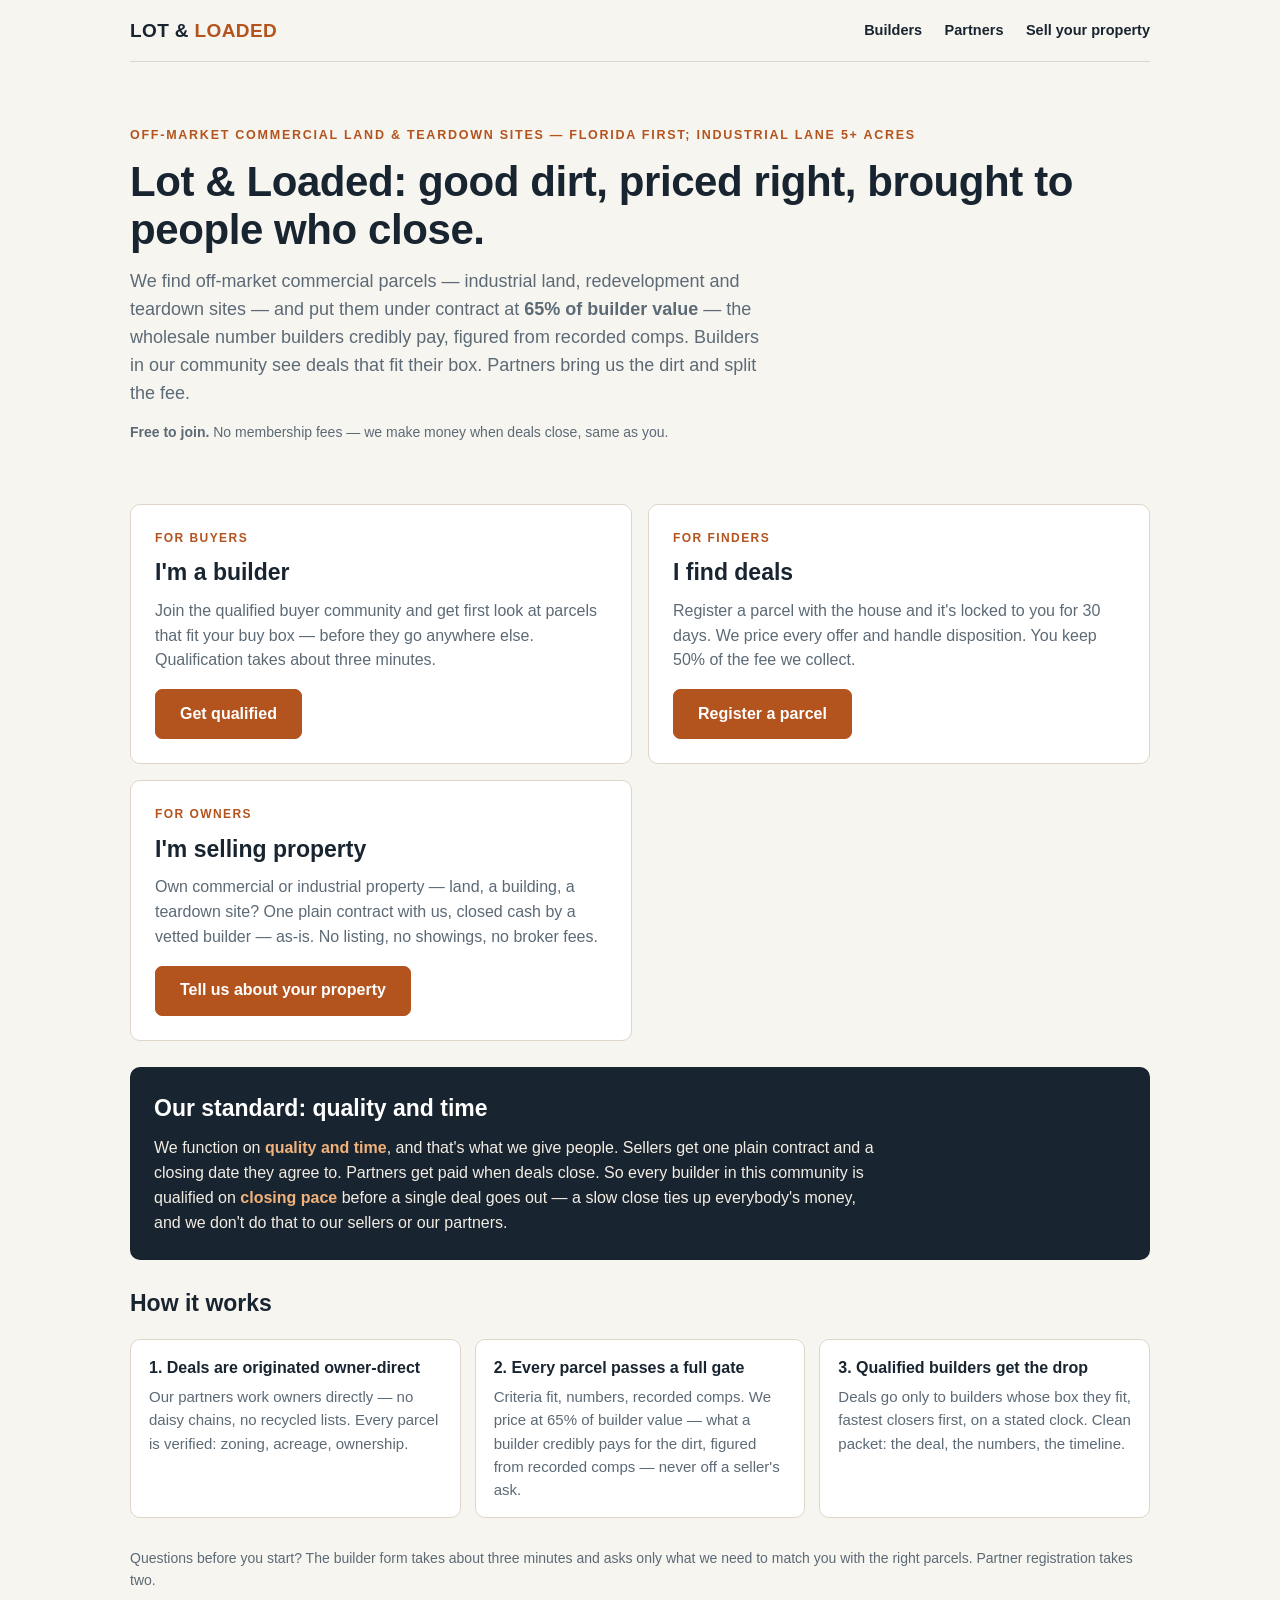
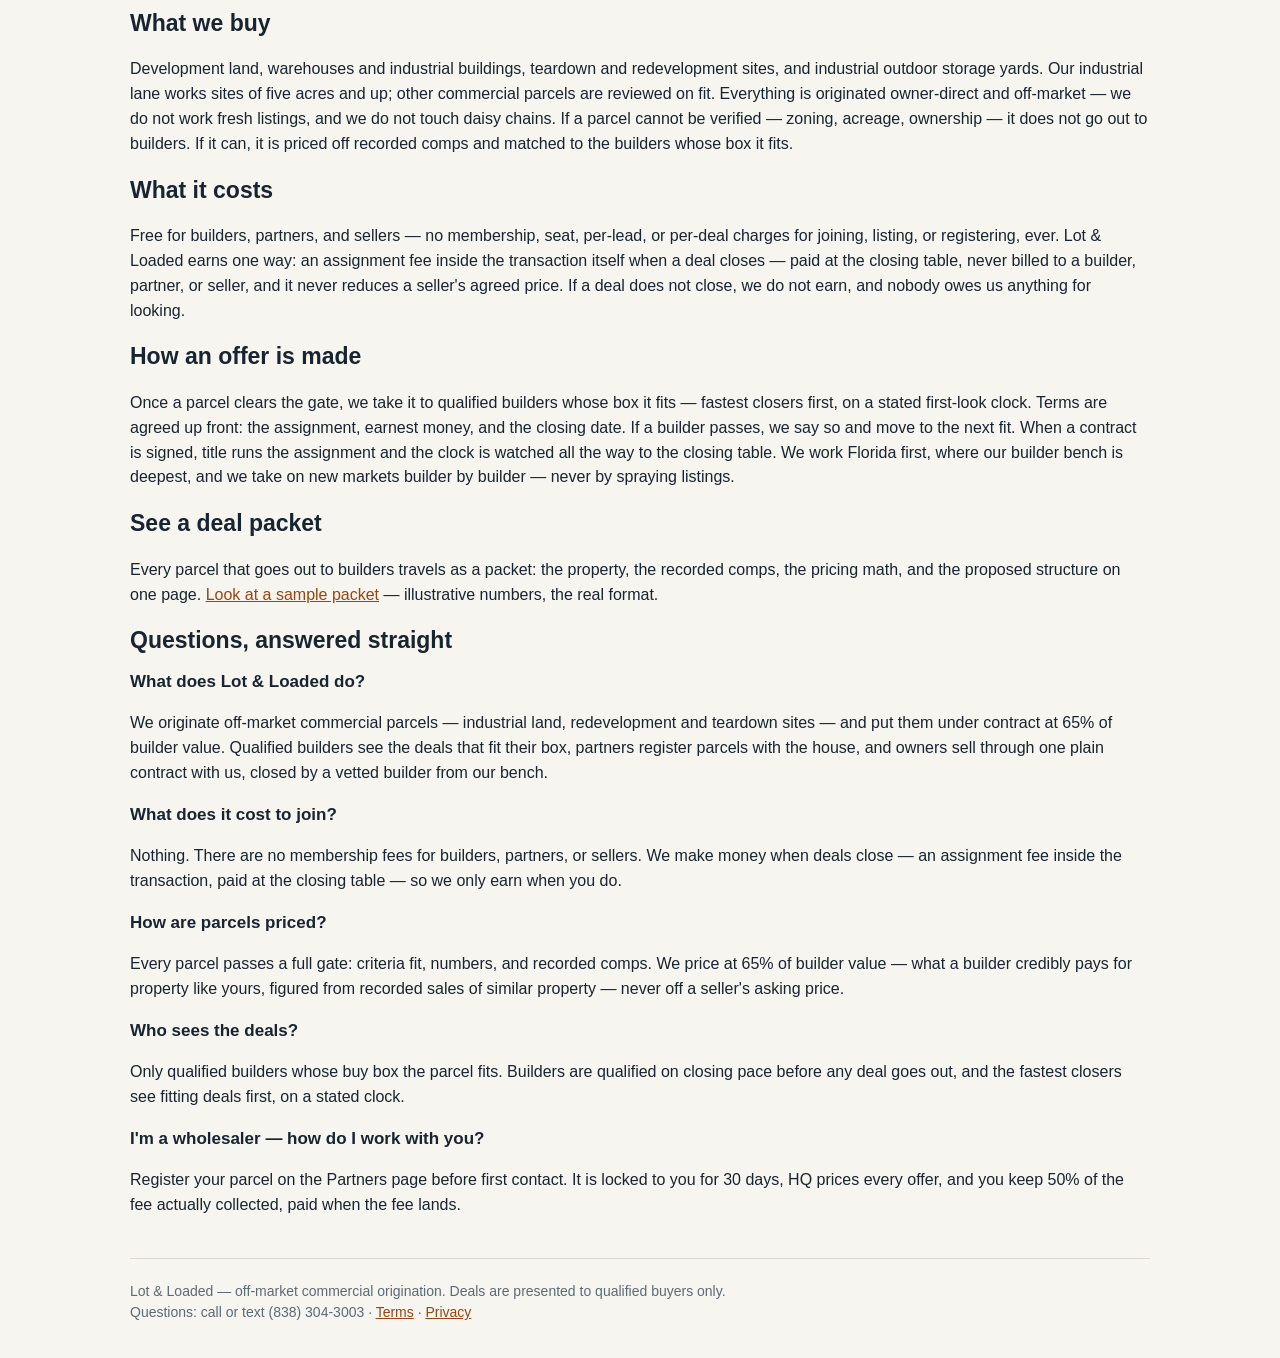
<file: index.html>
<!DOCTYPE html>
<html lang="en">
<head>
  <meta name="google-site-verification" content="pdjUpyKuuuBT5SAJLWvXpVBI_bk1Se7kuRHpkeEo7Yc">
  <!-- Google Analytics 4 -->
  <script async src="https://www.googletagmanager.com/gtag/js?id=G-CCQ5WB2R1Y"></script>
  <script>
    window.dataLayer = window.dataLayer || [];
    function gtag(){dataLayer.push(arguments);}
    gtag('js', new Date());
    gtag('config', 'G-CCQ5WB2R1Y');
  </script>
<meta charset="UTF-8">
<meta name="viewport" content="width=device-width, initial-scale=1">
<title>Lot & Loaded — Off-Market Commercial Land, Priced Right</title>
<meta name="description" content="Off-market commercial parcels priced off recorded comps. Builders qualified on closing pace. Free for builders, partners, and sellers.">
<link rel="stylesheet" href="assets/style.css">
<link rel="canonical" href="https://santi856.github.io/lot-and-loaded/">
<meta property="og:type" content="website">
<meta property="og:site_name" content="Lot &amp; Loaded">
<meta property="og:title" content="Lot & Loaded — Off-Market Commercial Land, Priced Right">
<meta property="og:description" content="Off-market commercial parcels priced off recorded comps. Builders qualified on closing pace. Free for builders, partners, and sellers.">
<meta property="og:url" content="https://santi856.github.io/lot-and-loaded/">
<meta property="og:image" content="https://santi856.github.io/lot-and-loaded/assets/og.png">
<meta name="twitter:card" content="summary_large_image">
<meta name="twitter:title" content="Lot & Loaded — Off-Market Commercial Land, Priced Right">
<meta name="twitter:description" content="Off-market commercial parcels priced off recorded comps. Builders qualified on closing pace. Free for builders, partners, and sellers.">
<meta name="twitter:image" content="https://santi856.github.io/lot-and-loaded/assets/og.png">
<script type="application/ld+json">
{
  "@context": "https://schema.org",
  "@type": "Organization",
  "name": "Lot & Loaded",
  "url": "https://santi856.github.io/lot-and-loaded/",
  "logo": "https://santi856.github.io/lot-and-loaded/assets/logo.svg",
  "description": "Lot & Loaded originates off-market commercial parcels — industrial land, redevelopment and teardown sites — and puts them under contract at 65% of builder value. Builders are qualified on closing pace and see deals that fit their buy box. Partners register parcels with us, locked for 30 days, and keep 50% of the collected fee. Free to join; Lot & Loaded earns an assignment fee only when a transaction closes.",
  "contactPoint": {
    "@type": "ContactPoint",
    "contactType": "sales",
    "telephone": "+1-838-304-3003"
  }
}
</script>
<script type="application/ld+json">
{
  "@context": "https://schema.org",
  "@type": "FAQPage",
  "mainEntity": [
    {
      "@type": "Question",
      "name": "What does Lot & Loaded do?",
      "acceptedAnswer": {
        "@type": "Answer",
        "text": "We originate off-market commercial parcels — industrial land, redevelopment and teardown sites — and put them under contract at 65% of builder value. Qualified builders see the deals that fit their box, partners register parcels with the house, and owners sell through one plain contract with us, closed by a vetted builder from our bench."
      }
    },
    {
      "@type": "Question",
      "name": "What does it cost to join?",
      "acceptedAnswer": {
        "@type": "Answer",
        "text": "Nothing. There are no membership fees for builders, partners, or sellers. We make money when deals close — an assignment fee inside the transaction, paid at the closing table — so we only earn when you do."
      }
    },
    {
      "@type": "Question",
      "name": "How are parcels priced?",
      "acceptedAnswer": {
        "@type": "Answer",
        "text": "Every parcel passes a full gate: criteria fit, numbers, and recorded comps. We price at 65% of builder value — what a builder credibly pays for property like yours, figured from recorded sales of similar property — never off a seller's asking price."
      }
    },
    {
      "@type": "Question",
      "name": "Who sees the deals?",
      "acceptedAnswer": {
        "@type": "Answer",
        "text": "Only qualified builders whose buy box the parcel fits. Builders are qualified on closing pace before any deal goes out, and the fastest closers see fitting deals first, on a stated clock."
      }
    },
    {
      "@type": "Question",
      "name": "I'm a wholesaler — how do I work with you?",
      "acceptedAnswer": {
        "@type": "Answer",
        "text": "Register your parcel on the Partners page before first contact. It is locked to you for 30 days, HQ prices every offer, and you keep 50% of the fee actually collected, paid when the fee lands."
      }
    }
  ]
}
</script>
<script type="application/ld+json">
{
  "@context": "https://schema.org",
  "@type": "Offer",
  "name": "Lot & Loaded — free to join",
  "price": "0",
  "priceCurrency": "USD",
  "description": "Free for builders, partners, and sellers. No membership, seat, or per-lead charges for anyone. Lot & Loaded earns an assignment fee inside the transaction when a deal closes — never billed to builders, partners, or sellers, and it never reduces a seller's agreed price.",
  "itemOffered": {
    "@type": "Service",
    "name": "Off-market commercial land origination",
    "provider": {
      "@type": "Organization",
      "name": "Lot & Loaded",
      "url": "https://santi856.github.io/lot-and-loaded/"
    },
    "areaServed": "US"
  }
}
</script>

</head>
<body>
<div class="wrap">
  <header class="site-head">
    <a class="brand" href="index.html">LOT &amp; <span>LOADED</span></a>
    <nav>
      <a href="builders.html">Builders</a>
      <a href="partners.html">Partners</a>
      <a href="sell.html">Sell your property</a>
    </nav>
  </header>

  <section class="hero">
    <p class="eyebrow">Off-market commercial land &amp; teardown sites — Florida first; industrial lane 5+ acres</p>
    <h1>Lot &amp; Loaded: good dirt, priced right, brought to people who close.</h1>
    <p class="lede">We find off-market commercial parcels — industrial land, redevelopment
    and teardown sites — and put them under contract at <strong>65% of builder value</strong> — the wholesale number builders credibly pay, figured from recorded comps.
    Builders in our community see deals that fit their box. Partners bring us the dirt and split the fee.</p>
    <p class="small"><strong>Free to join.</strong> No membership fees — we make money when deals close, same as you.</p>
  </section>

  <div class="doors">
    <a class="door" href="builders.html">
      <div class="door-tag">For buyers</div>
      <h2>I'm a builder</h2>
      <p>Join the qualified buyer community and get first look at parcels that fit your
      buy box — before they go anywhere else. Qualification takes about three minutes.</p>
      <span class="btn">Get qualified</span>
    </a>
    <a class="door" href="partners.html">
      <div class="door-tag">For finders</div>
      <h2>I find deals</h2>
      <p>Register a parcel with the house and it's locked to you for 30 days.
      We price every offer and handle disposition. You keep 50% of the fee we collect.</p>
      <span class="btn">Register a parcel</span>
    </a>
    <a class="door" href="sell.html">
      <div class="door-tag">For owners</div>
      <h2>I'm selling property</h2>
      <p>Own commercial or industrial property — land, a building, a teardown
      site? One plain contract with us, closed cash by a vetted builder — as-is. No listing,
      no showings, no broker fees.</p>
      <span class="btn">Tell us about your property</span>
    </a>
  </div>

  <section class="standard">
    <h2>Our standard: quality and time</h2>
    <p>We function on <strong>quality and time</strong>, and that's what we give people.
    Sellers get one plain contract and a closing date they agree to. Partners get paid when deals close. So every builder
    in this community is qualified on <strong>closing pace</strong> before a single deal goes
    out — a slow close ties up everybody's money, and we don't do that to our sellers or our partners.</p>
  </section>

  <h2>How it works</h2>
  <ol class="steps">
    <li><b>1. Deals are originated owner-direct</b>
      <p>Our partners work owners directly — no daisy chains, no recycled lists. Every parcel is verified: zoning, acreage, ownership.</p></li>
    <li><b>2. Every parcel passes a full gate</b>
      <p>Criteria fit, numbers, recorded comps. We price at 65% of builder value — what a builder credibly pays for the dirt, figured from recorded comps — never off a seller's ask.</p></li>
    <li><b>3. Qualified builders get the drop</b>
      <p>Deals go only to builders whose box they fit, fastest closers first, on a stated clock. Clean packet: the deal, the numbers, the timeline.</p></li>
  </ol>

  <p class="small">Questions before you start? The builder form takes about three minutes and
  asks only what we need to match you with the right parcels. Partner registration takes two.</p>


  <section>
    <h2>What we buy</h2>
    <p>Development land, warehouses and industrial buildings, teardown and redevelopment
    sites, and industrial outdoor storage yards. Our industrial lane works sites of five
    acres and up; other commercial parcels are reviewed on fit. Everything is originated
    owner-direct and off-market — we do not work fresh listings, and we do not touch
    daisy chains. If a parcel cannot be verified — zoning, acreage, ownership — it
    does not go out to builders. If it can, it is priced off recorded comps and matched
    to the builders whose box it fits.</p>
  </section>

  <section>
    <h2>What it costs</h2>
    <p>Free for builders, partners, and sellers — no membership, seat, per-lead, or
    per-deal charges for joining, listing, or registering, ever. Lot & Loaded earns one way: an assignment fee inside the transaction itself
    when a deal closes — paid at the closing table, never billed to a builder, partner, or seller, and it never reduces a seller's agreed price. If a deal does not close, we do not earn, and nobody owes us
    anything for looking.</p>
  </section>


  <section>
    <h2>How an offer is made</h2>
    <p>Once a parcel clears the gate, we take it to qualified builders whose box it fits
    — fastest closers first, on a stated first-look clock. Terms are agreed up front:
    the assignment, earnest money, and the closing date. If a builder passes, we say so
    and move to the next fit. When a contract is signed, title runs the assignment and
    the clock is watched all the way to the closing table. We work Florida first, where
    our builder bench is deepest, and we take on new markets builder by builder —
    never by spraying listings.</p>
  </section>

  <section>
    <h2>See a deal packet</h2>
    <p>Every parcel that goes out to builders travels as a packet: the property, the recorded comps, the pricing math, and the proposed structure on one page. <a href="sample-deal.html">Look at a sample packet</a> — illustrative numbers, the real format.</p>
  </section>

  <section class="faq">
    <h2>Questions, answered straight</h2>
    <h3>What does Lot & Loaded do?</h3>
    <p>We originate off-market commercial parcels — industrial land, redevelopment and teardown sites — and put them under contract at 65% of builder value. Qualified builders see the deals that fit their box, partners register parcels with the house, and owners sell through one plain contract with us, closed by a vetted builder from our bench.</p>
    <h3>What does it cost to join?</h3>
    <p>Nothing. There are no membership fees for builders, partners, or sellers. We make money when deals close — an assignment fee inside the transaction, paid at the closing table — so we only earn when you do.</p>
    <h3>How are parcels priced?</h3>
    <p>Every parcel passes a full gate: criteria fit, numbers, and recorded comps. We price at 65% of builder value — what a builder credibly pays for property like yours, figured from recorded sales of similar property — never off a seller's asking price.</p>
    <h3>Who sees the deals?</h3>
    <p>Only qualified builders whose buy box the parcel fits. Builders are qualified on closing pace before any deal goes out, and the fastest closers see fitting deals first, on a stated clock.</p>
    <h3>I'm a wholesaler — how do I work with you?</h3>
    <p>Register your parcel on the Partners page before first contact. It is locked to you for 30 days, HQ prices every offer, and you keep 50% of the fee actually collected, paid when the fee lands.</p>
  </section>

  <footer class="site-foot">
    Lot & Loaded — off-market commercial origination. Deals are presented to qualified buyers only.<br>Questions: call or text (838) 304-3003 · <a href="terms.html">Terms</a> · <a href="privacy.html">Privacy</a>
  </footer>
</div>
</body>
</html>
</file>
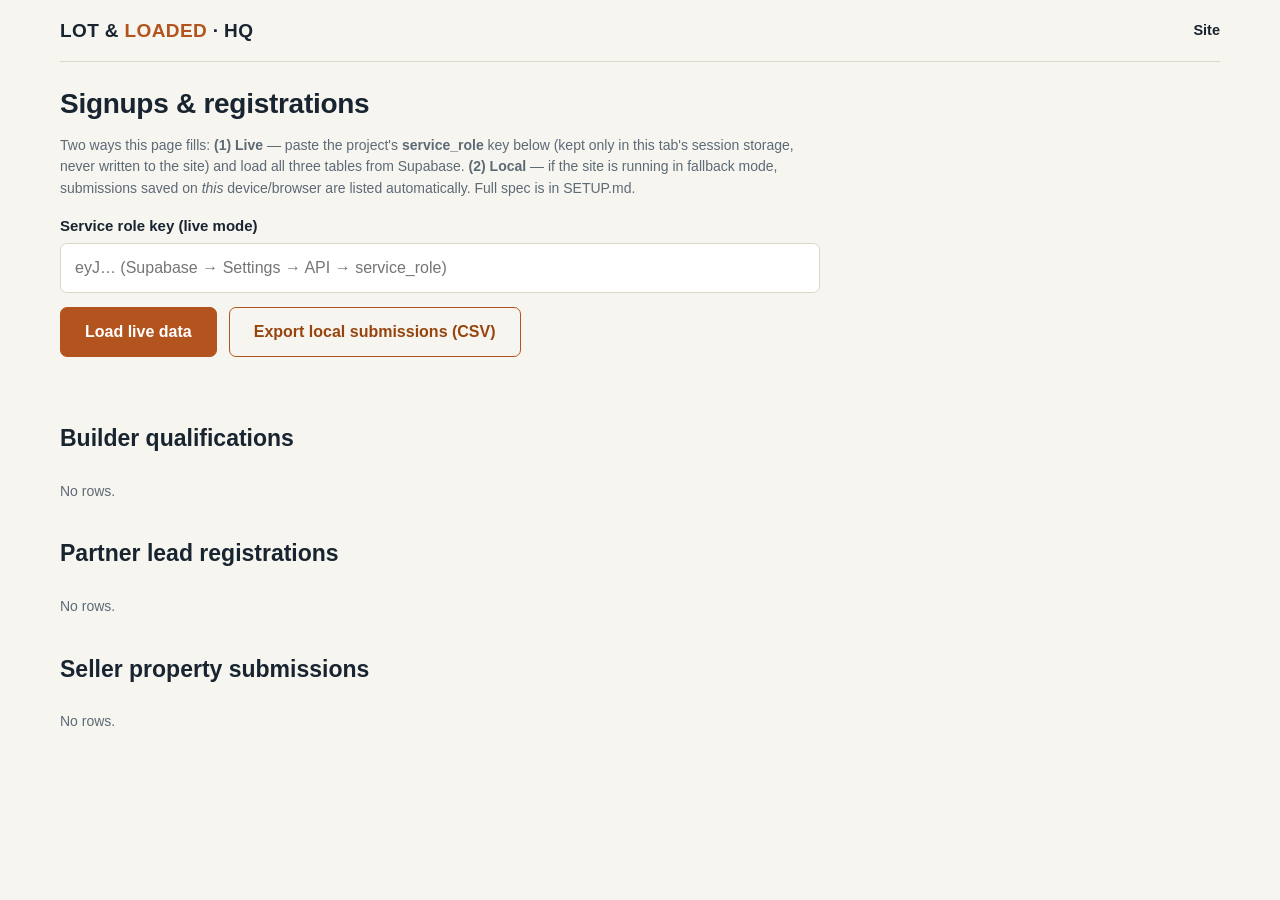
<file: admin.html>
<!DOCTYPE html>
<html lang="en">
<head>
  <meta name="google-site-verification" content="pdjUpyKuuuBT5SAJLWvXpVBI_bk1Se7kuRHpkeEo7Yc">
  <!-- Google Analytics 4 -->
  <script async src="https://www.googletagmanager.com/gtag/js?id=G-CCQ5WB2R1Y"></script>
  <script>
    window.dataLayer = window.dataLayer || [];
    function gtag(){dataLayer.push(arguments);}
    gtag('js', new Date());
    gtag('config', 'G-CCQ5WB2R1Y');
  </script>
<meta charset="UTF-8">
<meta name="viewport" content="width=device-width, initial-scale=1">
<title>HQ — Lot & Loaded Admin</title>
<meta name="robots" content="noindex, nofollow">
<link rel="stylesheet" href="assets/style.css">
</head>
<body>
<div class="wrap" style="max-width:1200px;">
  <header class="site-head">
    <a class="brand" href="index.html">LOT &amp; <span>LOADED</span> · HQ</a>
    <nav><a href="index.html">Site</a></nav>
  </header>

  <div style="padding:26px 0 40px;">
    <h1 style="font-size:28px;">Signups &amp; registrations</h1>
    <p class="small" style="max-width:760px;">Two ways this page fills:
    <b>(1) Live</b> — paste the project's <b>service_role</b> key below (kept only in this tab's
    session storage, never written to the site) and load all three tables from Supabase.
    <b>(2) Local</b> — if the site is running in fallback mode, submissions saved on <i>this</i>
    device/browser are listed automatically. Full spec is in SETUP.md.</p>

    <label class="field" style="max-width:760px;"><span>Service role key (live mode)</span>
      <input type="text" id="svcKey" placeholder="eyJ… (Supabase → Settings → API → service_role)" autocomplete="off"></label>
    <div style="display:flex;gap:12px;flex-wrap:wrap;">
      <button class="btn" id="loadBtn" style="width:auto;">Load live data</button>
      <button class="btn secondary" id="csvBtn" style="width:auto;">Export local submissions (CSV)</button>
    </div>
    <p class="err" id="errBox"></p>

    <h2 style="margin-top:34px;">Builder qualifications</h2>
    <div class="table-scroll"><table class="grid" id="builderTable"><thead></thead><tbody></tbody></table></div>
    <p class="small" id="builderEmpty">Nothing loaded yet.</p>

    <h2 style="margin-top:34px;">Partner lead registrations</h2>
    <div class="table-scroll"><table class="grid" id="leadTable"><thead></thead><tbody></tbody></table></div>
    <p class="small" id="leadEmpty">Nothing loaded yet.</p>

    <h2 style="margin-top:34px;">Seller property submissions</h2>
    <div class="table-scroll"><table class="grid" id="sellerTable"><thead></thead><tbody></tbody></table></div>
    <p class="small" id="sellerEmpty">Nothing loaded yet.</p>
  </div>
</div>

<script src="assets/config.js"></script>
<script src="assets/app.js"></script>
<script>
(function () {
  var errBox = document.getElementById("errBox");
  var svcInput = document.getElementById("svcKey");
  svcInput.value = sessionStorage.getItem("ll_service_key") || "";

  function esc(s) {
    return String(s == null ? "" : s).replace(/[&<>"]/g, function (c) {
      return { "&": "&amp;", "<": "&lt;", ">": "&gt;", '"': "&quot;" }[c];
    });
  }

  function render(tableId, emptyId, rows) {
    var table = document.getElementById(tableId);
    var empty = document.getElementById(emptyId);
    if (!rows.length) { table.querySelector("thead").innerHTML = ""; table.querySelector("tbody").innerHTML = ""; empty.textContent = "No rows."; return; }
    empty.textContent = rows.length + " row(s).";
    var flat = rows.map(function (r) {
      var out = { received: r.created_at || r.saved_at || "" };
      var p = r.payload && typeof r.payload === "object" ? r.payload : r;
      Object.keys(p).forEach(function (k) { if (k !== "payload") out[k] = Array.isArray(p[k]) ? p[k].join(", ") : p[k]; });
      return out;
    });
    var cols = [];
    flat.forEach(function (r) { Object.keys(r).forEach(function (k) { if (cols.indexOf(k) < 0) cols.push(k); }); });
    table.querySelector("thead").innerHTML = "<tr>" + cols.map(function (c) { return "<th>" + esc(c) + "</th>"; }).join("") + "</tr>";
    table.querySelector("tbody").innerHTML = flat.map(function (r) {
      return "<tr>" + cols.map(function (c) { return "<td>" + esc(r[c]) + "</td>"; }).join("") + "</tr>";
    }).join("");
  }

  function renderLocal() {
    var all = window.LotLoaded.readLocal();
    render("builderTable", "builderEmpty", all.filter(function (x) { return x.kind === "builder"; })
      .map(function (x) { return { saved_at: x.saved_at, payload: x.payload.payload || x.payload }; }));
    render("leadTable", "leadEmpty", all.filter(function (x) { return x.kind === "lead"; })
      .map(function (x) { return { saved_at: x.saved_at, payload: x.payload.payload || x.payload }; }));
    render("sellerTable", "sellerEmpty", all.filter(function (x) { return x.kind === "seller"; })
      .map(function (x) { return { saved_at: x.saved_at, payload: x.payload.payload || x.payload }; }));
  }

  document.getElementById("loadBtn").addEventListener("click", function () {
    var key = svcInput.value.trim();
    if (!key) { errBox.textContent = "Paste the service_role key first — or use the local view below."; renderLocal(); return; }
    sessionStorage.setItem("ll_service_key", key);
    errBox.textContent = "";
    var cfg = window.PLATFORM_CONFIG;
    Promise.all([
      window.LotLoaded.fetchRows(cfg.BUILDER_TABLE, key),
      window.LotLoaded.fetchRows(cfg.LEAD_TABLE, key),
      window.LotLoaded.fetchRows(cfg.SELLER_TABLE, key)
    ]).then(function (res) {
      render("builderTable", "builderEmpty", res[0]);
      render("leadTable", "leadEmpty", res[1]);
      render("sellerTable", "sellerEmpty", res[2]);
    }).catch(function (e) {
      errBox.textContent = "Live load failed (" + e.message + "). Check the key and that SETUP.md step 1 has been run. Showing local submissions instead.";
      renderLocal();
    });
  });

  document.getElementById("csvBtn").addEventListener("click", function () {
    var all = window.LotLoaded.readLocal();
    if (!all.length) { errBox.textContent = "No local submissions on this device."; return; }
    var lines = ["kind,saved_at,summary"];
    all.forEach(function (x) {
      var p = x.payload.payload || x.payload;
      var summary = Object.keys(p).map(function (k) { return k + "=" + (Array.isArray(p[k]) ? p[k].join(";") : p[k]); }).join(" | ");
      lines.push([x.kind, x.saved_at, '"' + summary.replace(/"/g, '""') + '"'].join(","));
    });
    var blob = new Blob([lines.join("\n")], { type: "text/csv" });
    var a = document.createElement("a");
    a.href = URL.createObjectURL(blob);
    a.download = "lot-and-loaded-local-submissions.csv";
    a.click();
    URL.revokeObjectURL(a.href);
  });

  renderLocal();
})();
</script>
</body>
</html>
</file>
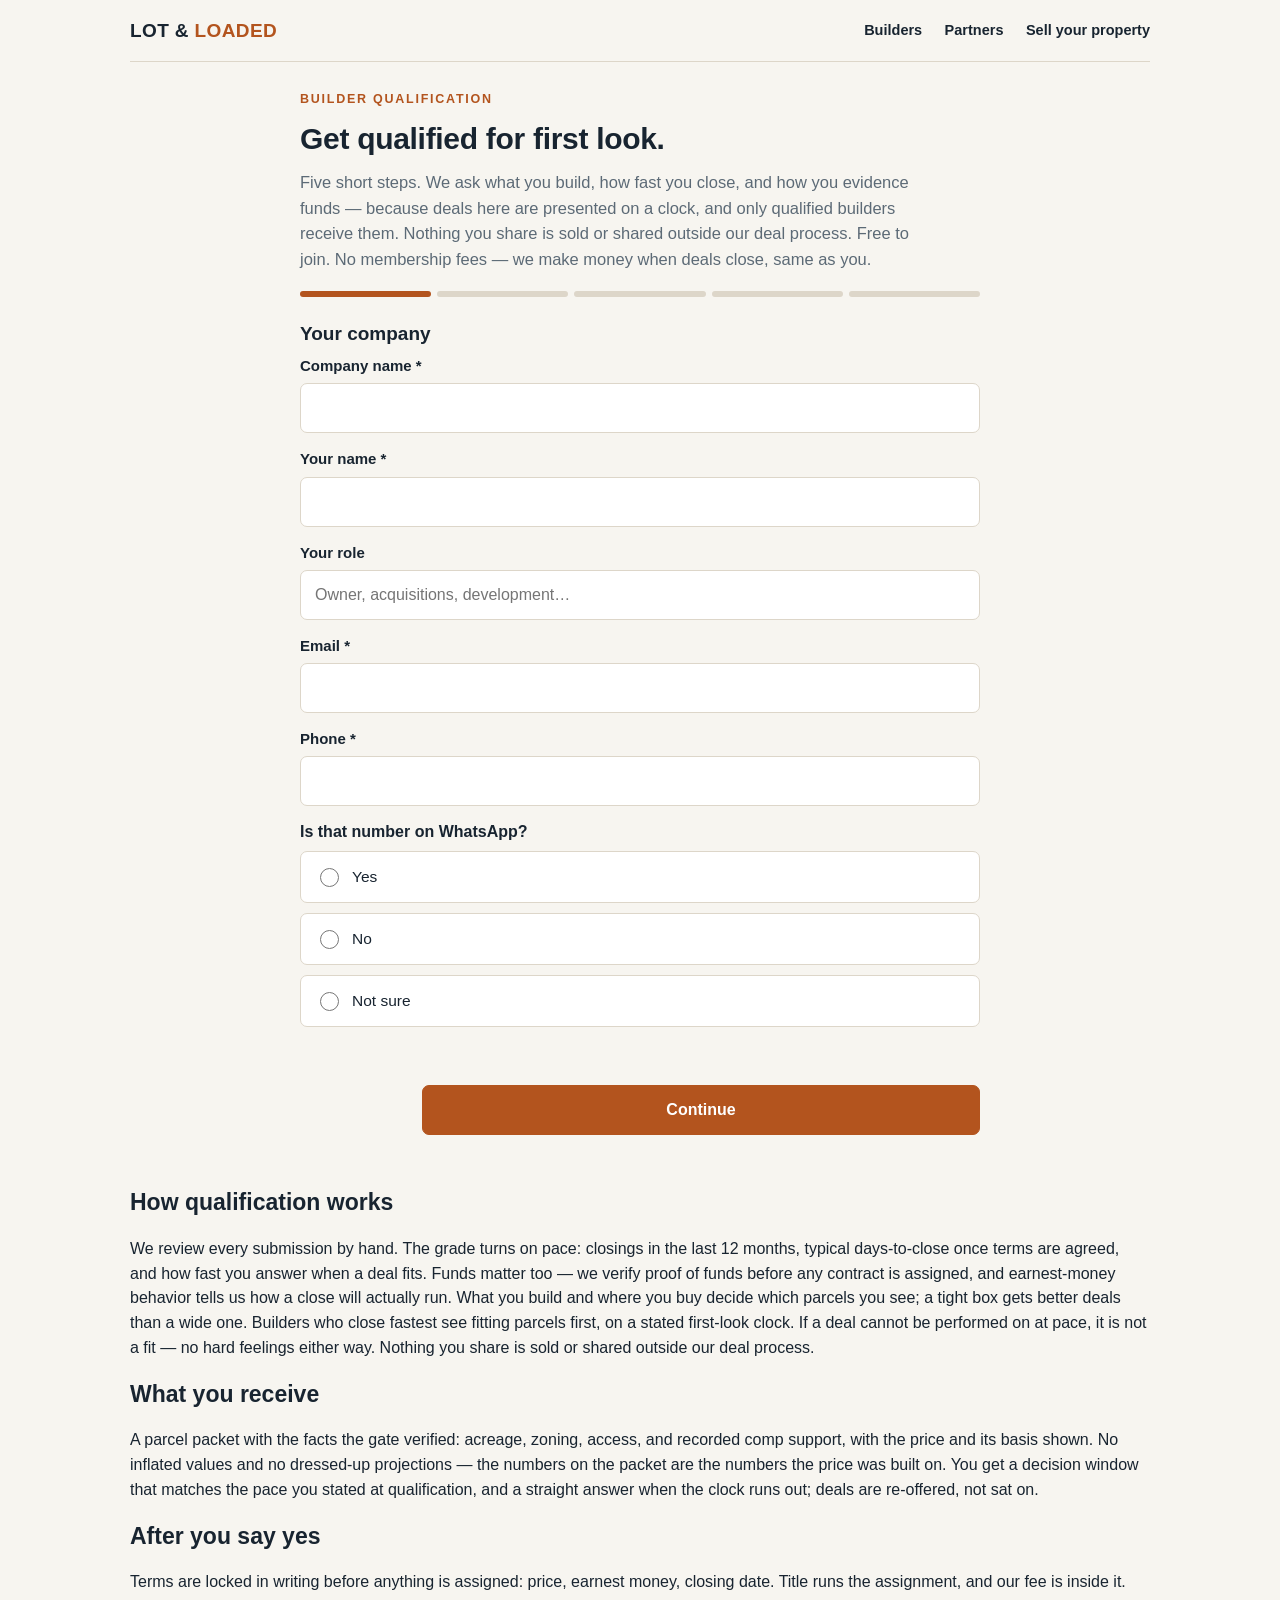
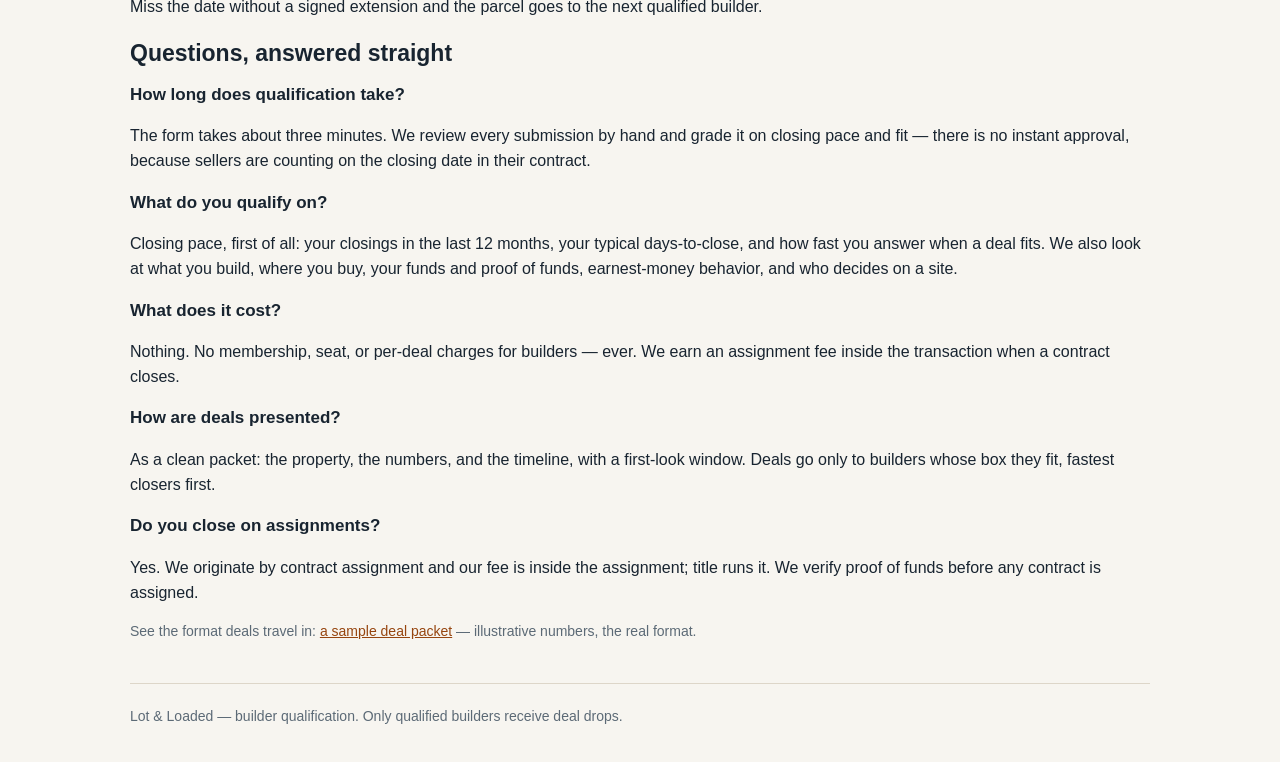
<file: builders.html>
<!DOCTYPE html>
<html lang="en">
<head>
  <meta name="google-site-verification" content="pdjUpyKuuuBT5SAJLWvXpVBI_bk1Se7kuRHpkeEo7Yc">
  <!-- Google Analytics 4 -->
  <script async src="https://www.googletagmanager.com/gtag/js?id=G-CCQ5WB2R1Y"></script>
  <script>
    window.dataLayer = window.dataLayer || [];
    function gtag(){dataLayer.push(arguments);}
    gtag('js', new Date());
    gtag('config', 'G-CCQ5WB2R1Y');
  </script>
<meta charset="UTF-8">
<meta name="viewport" content="width=device-width, initial-scale=1">
<title>Builders — Get Qualified | Lot & Loaded</title>
<meta name="description" content="Qualify for first look at off-market commercial parcels priced at 65% of builder value. We qualify builders on closing pace.">
<link rel="stylesheet" href="assets/style.css">
<link rel="canonical" href="https://santi856.github.io/lot-and-loaded/builders.html">
<meta property="og:type" content="website">
<meta property="og:site_name" content="Lot &amp; Loaded">
<meta property="og:title" content="Builders — Get Qualified | Lot & Loaded">
<meta property="og:description" content="Qualify for first look at off-market commercial parcels priced at 65% of builder value. We qualify builders on closing pace.">
<meta property="og:url" content="https://santi856.github.io/lot-and-loaded/builders.html">
<meta property="og:image" content="https://santi856.github.io/lot-and-loaded/assets/og.png">
<meta name="twitter:card" content="summary_large_image">
<meta name="twitter:title" content="Builders — Get Qualified | Lot & Loaded">
<meta name="twitter:description" content="Qualify for first look at off-market commercial parcels priced at 65% of builder value. We qualify builders on closing pace.">
<meta name="twitter:image" content="https://santi856.github.io/lot-and-loaded/assets/og.png">
<script type="application/ld+json">
{
  "@context": "https://schema.org",
  "@type": "Organization",
  "name": "Lot & Loaded",
  "url": "https://santi856.github.io/lot-and-loaded/",
  "logo": "https://santi856.github.io/lot-and-loaded/assets/logo.svg",
  "description": "Lot & Loaded originates off-market commercial parcels — industrial land, redevelopment and teardown sites — and puts them under contract at 65% of builder value. Builders are qualified on closing pace and see deals that fit their buy box. Partners register parcels with us, locked for 30 days, and keep 50% of the collected fee. Free to join; Lot & Loaded earns an assignment fee only when a transaction closes.",
  "contactPoint": {
    "@type": "ContactPoint",
    "contactType": "sales",
    "telephone": "+1-838-304-3003"
  }
}
</script>
<script type="application/ld+json">
{
  "@context": "https://schema.org",
  "@type": "FAQPage",
  "mainEntity": [
    {
      "@type": "Question",
      "name": "How long does qualification take?",
      "acceptedAnswer": {
        "@type": "Answer",
        "text": "The form takes about three minutes. We review every submission by hand and grade it on closing pace and fit — there is no instant approval, because sellers are counting on the closing date in their contract."
      }
    },
    {
      "@type": "Question",
      "name": "What do you qualify on?",
      "acceptedAnswer": {
        "@type": "Answer",
        "text": "Closing pace, first of all: your closings in the last 12 months, your typical days-to-close, and how fast you answer when a deal fits. We also look at what you build, where you buy, your funds and proof of funds, earnest-money behavior, and who decides on a site."
      }
    },
    {
      "@type": "Question",
      "name": "What does it cost?",
      "acceptedAnswer": {
        "@type": "Answer",
        "text": "Nothing. No membership, seat, or per-deal charges for builders — ever. We earn an assignment fee inside the transaction when a contract closes."
      }
    },
    {
      "@type": "Question",
      "name": "How are deals presented?",
      "acceptedAnswer": {
        "@type": "Answer",
        "text": "As a clean packet: the property, the numbers, and the timeline, with a first-look window. Deals go only to builders whose box they fit, fastest closers first."
      }
    },
    {
      "@type": "Question",
      "name": "Do you close on assignments?",
      "acceptedAnswer": {
        "@type": "Answer",
        "text": "Yes. We originate by contract assignment and our fee is inside the assignment; title runs it. We verify proof of funds before any contract is assigned."
      }
    }
  ]
}
</script>

</head>
<body>
<div class="wrap">
  <header class="site-head">
    <a class="brand" href="index.html">LOT &amp; <span>LOADED</span></a>
    <nav>
      <a href="builders.html">Builders</a>
      <a href="partners.html">Partners</a>
      <a href="sell.html">Sell your property</a>
    </nav>
  </header>

  <div class="form-shell">
    <p class="eyebrow">Builder qualification</p>
    <h1 style="font-size:30px;">Get qualified for first look.</h1>
    <p class="lede" style="font-size:16.5px;">Five short steps. We ask what you build, how fast you close,
    and how you evidence funds — because deals here are presented on a clock, and only qualified
    builders receive them. Nothing you share is sold or shared outside our deal process.
    Free to join. No membership fees — we make money when deals close, same as you.</p>

    <div class="progress" id="progress"><div></div><div></div><div></div><div></div><div></div></div>

    <form id="builderForm" novalidate>
      <!-- STEP 1 — company & contact -->
      <section class="step active" data-step="1">
        <span class="q">Your company</span>
        <label class="field"><span>Company name *</span>
          <input type="text" name="company" required autocomplete="organization"></label>
        <label class="field"><span>Your name *</span>
          <input type="text" name="contact_name" required autocomplete="name"></label>
        <label class="field"><span>Your role</span>
          <input type="text" name="role" placeholder="Owner, acquisitions, development…"></label>
        <label class="field"><span>Email *</span>
          <input type="email" name="email" required autocomplete="email"></label>
        <label class="field"><span>Phone *</span>
          <input type="tel" name="phone" required autocomplete="tel"></label>
        <span class="q" style="font-size:16px;">Is that number on WhatsApp?</span>
        <div class="radios">
          <label><input type="radio" name="whatsapp" value="yes"> Yes</label>
          <label><input type="radio" name="whatsapp" value="no"> No</label>
          <label><input type="radio" name="whatsapp" value="unknown"> Not sure</label>
        </div>
      </section>

      <!-- STEP 2 — what you build -->
      <section class="step" data-step="2">
        <span class="q">What you build</span>
        <label class="field"><span>Most recent completed project — what and where?</span>
          <input type="text" name="recent_project" placeholder="e.g. 200K SF spec warehouse, Dallas TX — finished March"></label>
        <span class="q" style="font-size:16px;">What do you buy?</span>
        <div class="checks">
          <label><input type="checkbox" name="asset_types" value="industrial-land"> Industrial / warehouse land</label>
          <label><input type="checkbox" name="asset_types" value="teardown-redevelopment"> Teardown / redevelopment sites</label>
          <label><input type="checkbox" name="asset_types" value="ios"> Industrial outdoor storage (IOS) / yards</label>
          <label><input type="checkbox" name="asset_types" value="retail-commercial"> Retail / commercial parcels</label>
          <label><input type="checkbox" name="asset_types" value="mixed-use"> Mixed-use sites</label>
          <label><input type="checkbox" name="asset_types" value="value-add-buildings"> Existing industrial buildings (value-add)</label>
        </div>
        <label class="field"><span>Geographies you buy in</span>
          <input type="text" name="geographies" placeholder="e.g. South Florida tri-county; DFW; Phoenix"></label>
        <div style="display:grid;grid-template-columns:1fr 1fr;gap:12px;">
          <label class="field"><span>Min acres</span>
            <input type="number" name="min_acres" min="0" step="0.1" inputmode="decimal"></label>
          <label class="field"><span>Max acres</span>
            <input type="number" name="max_acres" min="0" step="0.1" inputmode="decimal"></label>
        </div>
        <label class="field"><span>Typical deal size</span>
          <select name="deal_size">
            <option value="">Select…</option>
            <option>Under $2M</option><option>$2M – $10M</option>
            <option>$10M – $50M</option><option>$50M+</option>
          </select></label>
      </section>

      <!-- STEP 3 — pace -->
      <section class="step" data-step="3">
        <span class="q">Your pace</span>
        <p class="q-help">This is the part that matters most here. Our standard is quality and
        time — sellers get a contract with a closing date in it, so we qualify builders on how fast they actually close.</p>
        <label class="field"><span>Closings in the last 12 months (land or sites)</span>
          <input type="number" name="closings_12mo" min="0" inputmode="numeric"></label>
        <label class="field"><span>Typical days-to-close once terms are agreed</span>
          <select name="days_to_close">
            <option value="">Select…</option>
            <option>Under 21 days</option><option>21 – 30 days</option>
            <option>31 – 45 days</option><option>46 – 60 days</option><option>Over 60 days</option>
          </select></label>
        <label class="field"><span>What drove your fastest close?</span>
          <input type="text" name="fastest_close" placeholder="e.g. Cash ready, no committee — 14 days"></label>
        <label class="field"><span>When we present a deal that fits, how fast do you answer?</span>
          <select name="answer_speed">
            <option value="">Select…</option>
            <option>Within 24 hours</option><option>Within 48 hours</option>
            <option>Within a week</option><option>It varies</option>
          </select></label>
      </section>

      <!-- STEP 4 — funds & authority -->
      <section class="step" data-step="4">
        <span class="q">Funds &amp; authority</span>
        <p class="q-help">We verify proof of funds before any contract is assigned.
        It protects you as much as it protects our sellers.</p>
        <label class="field"><span>Is the money in place for your next deal?</span>
          <select name="funds_status">
            <option value="">Select…</option>
            <option>Yes — equity / cash on hand</option>
            <option>Yes — fund or line of credit</option>
            <option>Raised per deal</option>
            <option>Not yet</option>
          </select></label>
        <label class="field"><span>How do you usually evidence it?</span>
          <input type="text" name="pof_method" placeholder="Bank statement, fund letter, lender letter…"></label>
        <span class="q" style="font-size:16px;">Who decides on a site?</span>
        <div class="radios">
          <label><input type="radio" name="authority" value="i-decide"> I decide</label>
          <label><input type="radio" name="authority" value="partner"> I decide with a partner</label>
          <label><input type="radio" name="authority" value="committee"> It goes to a committee / IC</label>
        </div>
        <span class="q" style="font-size:16px;">We originate by contract assignment — our fee is inside the assignment, title runs it. Any problem closing on an assignment?</span>
        <div class="radios">
          <label><input type="radio" name="assignment_ok" value="yes"> No problem</label>
          <label><input type="radio" name="assignment_ok" value="depends"> Depends on the deal</label>
          <label><input type="radio" name="assignment_ok" value="no"> Yes, that's a problem</label>
        </div>
        <label class="field"><span>What do you typically put up as earnest money, and how fast after signing?</span>
          <input type="text" name="emd_behavior" placeholder="e.g. $25K within 3 business days"></label>
      </section>

      <!-- STEP 5 — review & submit -->
      <section class="step" data-step="5">
        <span class="q">Review</span>
        <p class="q-help">One look before it comes to us. Submitting means you understand the standard:
        deals are presented with a first-look window and a closing pace agreed up front.
        If a deal can't be performed on at pace, it's not a fit — no hard feelings either way.</p>
        <div class="review" id="reviewBox"></div>
      </section>

      <p class="err" id="errBox"></p>
      <div class="form-nav">
        <button type="button" class="btn secondary back" id="backBtn" style="visibility:hidden;">Back</button>
        <button type="button" class="btn" id="nextBtn">Continue</button>
      </div>
    </form>

    <div class="done-card" id="doneCard" style="display:none;">
      <h2>You're in the queue.</h2>
      <p>Thanks — your qualification is with us. We review every submission by hand and grade it
      on pace and fit. If you're qualified, the first parcel that fits your box comes to you
      before anyone else. If we need anything else, we'll reach out on the number you gave us.</p>
      <p class="small" id="doneMode"></p>
    </div>
  </div>


  <section>
    <h2>How qualification works</h2>
    <p>We review every submission by hand. The grade turns on pace: closings in the last
    12 months, typical days-to-close once terms are agreed, and how fast you answer when
    a deal fits. Funds matter too — we verify proof of funds before any contract is
    assigned, and earnest-money behavior tells us how a close will actually run. What you
    build and where you buy decide which parcels you see; a tight box gets better deals
    than a wide one. Builders who close fastest see fitting parcels first, on a stated
    first-look clock. If a deal cannot be performed on at pace, it is not a fit — no
    hard feelings either way. Nothing you share is sold or shared outside our deal process.</p>
  </section>


  <section>
    <h2>What you receive</h2>
    <p>A parcel packet with the facts the gate verified: acreage, zoning, access, and
    recorded comp support, with the price and its basis shown. No inflated values and no
    dressed-up projections — the numbers on the packet are the numbers the price was
    built on. You get a decision window that matches the pace you stated at
    qualification, and a straight answer when the clock runs out; deals are re-offered,
    not sat on.</p>
    <h2>After you say yes</h2>
    <p>Terms are locked in writing before anything is assigned: price, earnest money,
    closing date. Title runs the assignment, and our fee is inside it. Miss the date
    without a signed extension and the parcel goes to the next qualified builder.</p>
  </section>

  <section class="faq">
    <h2>Questions, answered straight</h2>
    <h3>How long does qualification take?</h3>
    <p>The form takes about three minutes. We review every submission by hand and grade it on closing pace and fit — there is no instant approval, because sellers are counting on the closing date in their contract.</p>
    <h3>What do you qualify on?</h3>
    <p>Closing pace, first of all: your closings in the last 12 months, your typical days-to-close, and how fast you answer when a deal fits. We also look at what you build, where you buy, your funds and proof of funds, earnest-money behavior, and who decides on a site.</p>
    <h3>What does it cost?</h3>
    <p>Nothing. No membership, seat, or per-deal charges for builders — ever. We earn an assignment fee inside the transaction when a contract closes.</p>
    <h3>How are deals presented?</h3>
    <p>As a clean packet: the property, the numbers, and the timeline, with a first-look window. Deals go only to builders whose box they fit, fastest closers first.</p>
    <h3>Do you close on assignments?</h3>
    <p>Yes. We originate by contract assignment and our fee is inside the assignment; title runs it. We verify proof of funds before any contract is assigned.</p>
  </section>

  <p class="small">See the format deals travel in: <a href="sample-deal.html">a sample deal packet</a> — illustrative numbers, the real format.</p>
  <footer class="site-foot">Lot & Loaded — builder qualification. Only qualified builders receive deal drops.</footer>
</div>

<script src="assets/config.js"></script>
<script src="assets/app.js"></script>
<script>
(function () {
  var steps = Array.prototype.slice.call(document.querySelectorAll(".step"));
  var bars = document.querySelectorAll("#progress div");
  var backBtn = document.getElementById("backBtn");
  var nextBtn = document.getElementById("nextBtn");
  var errBox = document.getElementById("errBox");
  var current = 0;

  function show(i) {
    steps.forEach(function (s, idx) { s.classList.toggle("active", idx === i); });
    bars.forEach(function (b, idx) { b.classList.toggle("on", idx <= i); });
    backBtn.style.visibility = i === 0 ? "hidden" : "visible";
    nextBtn.textContent = i === steps.length - 1 ? "Submit qualification" : "Continue";
    errBox.textContent = "";
    if (i === steps.length - 1) fillReview();
    window.scrollTo({ top: 0, behavior: "smooth" });
  }

  function stepValid(i) {
    var req = steps[i].querySelectorAll("[required]");
    for (var k = 0; k < req.length; k++) {
      if (!req[k].value.trim()) { errBox.textContent = "Please fill in the starred fields before continuing."; req[k].focus(); return false; }
      if (req[k].type === "email" && !/^[^@\s]+@[^@\s]+\.[^@\s]+$/.test(req[k].value)) { errBox.textContent = "That email doesn't look complete."; req[k].focus(); return false; }
    }
    return true;
  }

  function collect() {
    var data = {};
    var fd = new FormData(document.getElementById("builderForm"));
    data.asset_types = fd.getAll("asset_types");
    fd.forEach(function (v, k) { if (k !== "asset_types") data[k] = String(v).trim(); });
    return data;
  }

  function fillReview() {
    var d = collect(), lines = [];
    Object.keys(d).forEach(function (k) {
      var v = Array.isArray(d[k]) ? d[k].join(", ") : d[k];
      if (v) lines.push(k.replace(/_/g, " ") + ": " + v);
    });
    document.getElementById("reviewBox").textContent = lines.join("\n");
  }

  backBtn.addEventListener("click", function () { if (current > 0) { current--; show(current); } });
  nextBtn.addEventListener("click", function () {
    if (current < steps.length - 1) {
      if (!stepValid(current)) return;
      current++; show(current); return;
    }
    if (!stepValid(0)) { current = 0; show(0); return; }
    nextBtn.disabled = true; nextBtn.textContent = "Sending…";
    var d = collect();
    var payload = {
      company: d.company || null, contact_name: d.contact_name || null,
      email: d.email || null, phone: d.phone || null, payload: d
    };
    window.LotLoaded.submit("builder", window.PLATFORM_CONFIG.BUILDER_TABLE, payload).then(function (r) {
      document.getElementById("builderForm").style.display = "none";
      document.querySelector(".form-nav").style.display = "none";
      document.getElementById("progress").style.display = "none";
      var card = document.getElementById("doneCard");
      card.style.display = "block";
      document.getElementById("doneMode").textContent =
        r.mode === "live" ? "" :
        "Note: your answers were saved on this device only — our live intake connection is being switched on. " +
        "So nothing waits on us, text the same details to (838) 304-3003 and we'll take it from there.";
      window.scrollTo({ top: 0, behavior: "smooth" });
    });
  });

  show(0);
})();
</script>
</body>
</html>
</file>
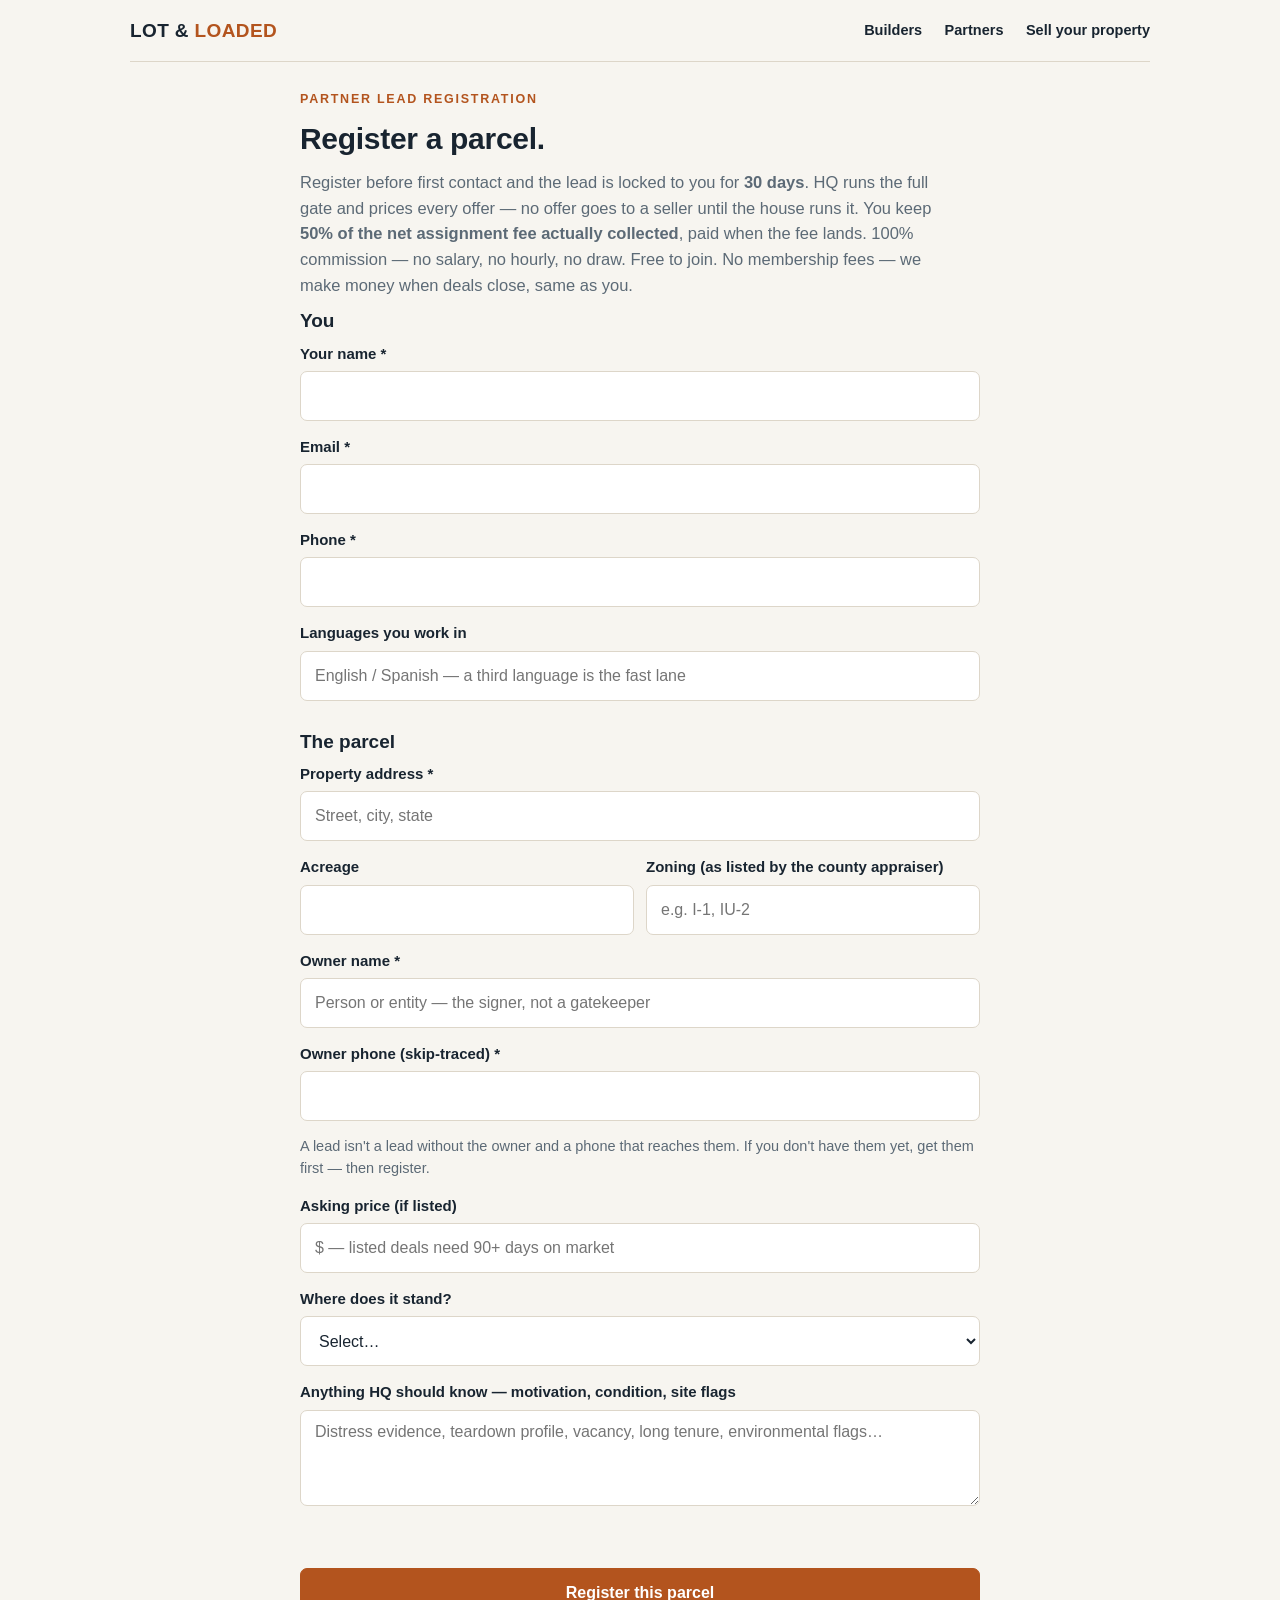
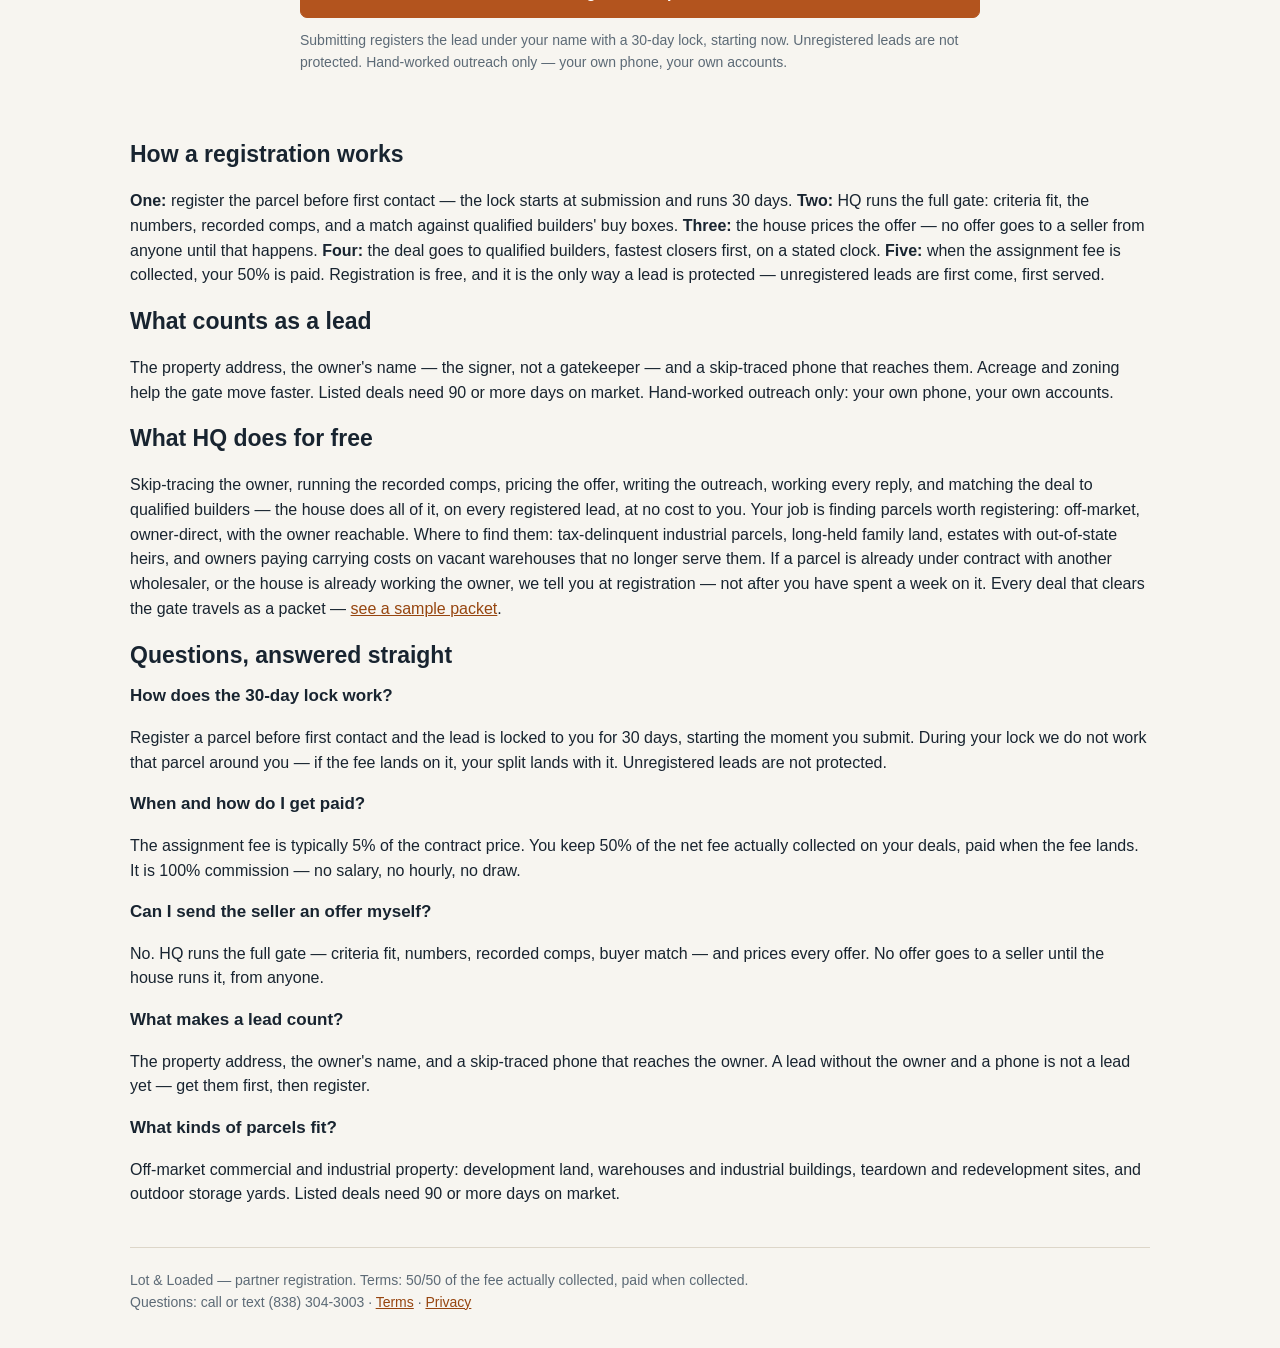
<file: partners.html>
<!DOCTYPE html>
<html lang="en">
<head>
  <meta name="google-site-verification" content="pdjUpyKuuuBT5SAJLWvXpVBI_bk1Se7kuRHpkeEo7Yc">
  <!-- Google Analytics 4 -->
  <script async src="https://www.googletagmanager.com/gtag/js?id=G-CCQ5WB2R1Y"></script>
  <script>
    window.dataLayer = window.dataLayer || [];
    function gtag(){dataLayer.push(arguments);}
    gtag('js', new Date());
    gtag('config', 'G-CCQ5WB2R1Y');
  </script>
<meta charset="UTF-8">
<meta name="viewport" content="width=device-width, initial-scale=1">
<title>Partners — Register a Parcel | Lot & Loaded</title>
<meta name="description" content="Register a commercial parcel with the house. 30-day lock, HQ prices every offer, 50/50 of the fee actually collected.">
<link rel="stylesheet" href="assets/style.css">
<link rel="canonical" href="https://santi856.github.io/lot-and-loaded/partners.html">
<meta property="og:type" content="website">
<meta property="og:site_name" content="Lot &amp; Loaded">
<meta property="og:title" content="Partners — Register a Parcel | Lot & Loaded">
<meta property="og:description" content="Register a commercial parcel with the house. 30-day lock, HQ prices every offer, 50/50 of the fee actually collected.">
<meta property="og:url" content="https://santi856.github.io/lot-and-loaded/partners.html">
<meta property="og:image" content="https://santi856.github.io/lot-and-loaded/assets/og.png">
<meta name="twitter:card" content="summary_large_image">
<meta name="twitter:title" content="Partners — Register a Parcel | Lot & Loaded">
<meta name="twitter:description" content="Register a commercial parcel with the house. 30-day lock, HQ prices every offer, 50/50 of the fee actually collected.">
<meta name="twitter:image" content="https://santi856.github.io/lot-and-loaded/assets/og.png">
<script type="application/ld+json">
{
  "@context": "https://schema.org",
  "@type": "Organization",
  "name": "Lot & Loaded",
  "url": "https://santi856.github.io/lot-and-loaded/",
  "logo": "https://santi856.github.io/lot-and-loaded/assets/logo.svg",
  "description": "Lot & Loaded originates off-market commercial parcels — industrial land, redevelopment and teardown sites — and puts them under contract at 65% of builder value. Builders are qualified on closing pace and see deals that fit their buy box. Partners register parcels with us, locked for 30 days, and keep 50% of the collected fee. Free to join; Lot & Loaded earns an assignment fee only when a transaction closes.",
  "contactPoint": {
    "@type": "ContactPoint",
    "contactType": "sales",
    "telephone": "+1-838-304-3003"
  }
}
</script>
<script type="application/ld+json">
{
  "@context": "https://schema.org",
  "@type": "FAQPage",
  "mainEntity": [
    {
      "@type": "Question",
      "name": "How does the 30-day lock work?",
      "acceptedAnswer": {
        "@type": "Answer",
        "text": "Register a parcel before first contact and the lead is locked to you for 30 days, starting the moment you submit. During your lock we do not work that parcel around you — if the fee lands on it, your split lands with it. Unregistered leads are not protected."
      }
    },
    {
      "@type": "Question",
      "name": "When and how do I get paid?",
      "acceptedAnswer": {
        "@type": "Answer",
        "text": "The assignment fee is typically 5% of the contract price. You keep 50% of the net fee actually collected on your deals, paid when the fee lands. It is 100% commission — no salary, no hourly, no draw."
      }
    },
    {
      "@type": "Question",
      "name": "Can I send the seller an offer myself?",
      "acceptedAnswer": {
        "@type": "Answer",
        "text": "No. HQ runs the full gate — criteria fit, numbers, recorded comps, buyer match — and prices every offer. No offer goes to a seller until the house runs it, from anyone."
      }
    },
    {
      "@type": "Question",
      "name": "What makes a lead count?",
      "acceptedAnswer": {
        "@type": "Answer",
        "text": "The property address, the owner's name, and a skip-traced phone that reaches the owner. A lead without the owner and a phone is not a lead yet — get them first, then register."
      }
    },
    {
      "@type": "Question",
      "name": "What kinds of parcels fit?",
      "acceptedAnswer": {
        "@type": "Answer",
        "text": "Off-market commercial and industrial property: development land, warehouses and industrial buildings, teardown and redevelopment sites, and outdoor storage yards. Listed deals need 90 or more days on market."
      }
    }
  ]
}
</script>

</head>
<body>
<div class="wrap">
  <header class="site-head">
    <a class="brand" href="index.html">LOT &amp; <span>LOADED</span></a>
    <nav>
      <a href="builders.html">Builders</a>
      <a href="partners.html">Partners</a>
      <a href="sell.html">Sell your property</a>
    </nav>
  </header>

  <div class="form-shell">
    <p class="eyebrow">Partner lead registration</p>
    <h1 style="font-size:30px;">Register a parcel.</h1>
    <p class="lede" style="font-size:16.5px;">Register before first contact and the lead is locked to you for
    <strong>30 days</strong>. HQ runs the full gate and prices every offer — no offer goes to a seller
    until the house runs it. You keep <strong>50% of the net assignment fee actually collected</strong>,
    paid when the fee lands. 100% commission — no salary, no hourly, no draw.
    Free to join. No membership fees — we make money when deals close, same as you.</p>

    <form id="leadForm" novalidate>
      <span class="q">You</span>
      <label class="field"><span>Your name *</span>
        <input type="text" name="partner_name" required autocomplete="name"></label>
      <label class="field"><span>Email *</span>
        <input type="email" name="partner_email" required autocomplete="email"></label>
      <label class="field"><span>Phone *</span>
        <input type="tel" name="partner_phone" required autocomplete="tel"></label>
      <label class="field"><span>Languages you work in</span>
        <input type="text" name="languages" placeholder="English / Spanish — a third language is the fast lane"></label>

      <span class="q" style="margin-top:26px;">The parcel</span>
      <label class="field"><span>Property address *</span>
        <input type="text" name="property_address" required placeholder="Street, city, state"></label>
      <div style="display:grid;grid-template-columns:1fr 1fr;gap:12px;">
        <label class="field"><span>Acreage</span>
          <input type="number" name="acreage" min="0" step="0.01" inputmode="decimal"></label>
        <label class="field"><span>Zoning (as listed by the county appraiser)</span>
          <input type="text" name="zoning" placeholder="e.g. I-1, IU-2"></label>
      </div>
      <label class="field"><span>Owner name *</span>
        <input type="text" name="owner_name" required placeholder="Person or entity — the signer, not a gatekeeper"></label>
      <label class="field"><span>Owner phone (skip-traced) *</span>
        <input type="tel" name="owner_phone" required></label>
      <p class="q-help">A lead isn't a lead without the owner and a phone that reaches them. If you don't have them yet, get them first — then register.</p>
      <label class="field"><span>Asking price (if listed)</span>
        <input type="text" name="asking_price" placeholder="$ — listed deals need 90+ days on market"></label>
      <label class="field"><span>Where does it stand?</span>
        <select name="deal_status">
          <option value="">Select…</option>
          <option>Off-market — no contact yet</option>
          <option>Off-market — in conversation</option>
          <option>Listed — 90+ days on market</option>
          <option>Tax deed / foreclosure exposure</option>
          <option>Under contract with the house</option>
        </select></label>
      <label class="field"><span>Anything HQ should know — motivation, condition, site flags</span>
        <textarea name="notes" placeholder="Distress evidence, teardown profile, vacancy, long tenure, environmental flags…"></textarea></label>

      <p class="err" id="errBox"></p>
      <div class="form-nav">
        <button type="submit" class="btn" id="submitBtn">Register this parcel</button>
      </div>
      <p class="small" style="margin-top:12px;">Submitting registers the lead under your name with a 30-day lock,
      starting now. Unregistered leads are not protected. Hand-worked outreach only — your own phone, your own accounts.</p>
    </form>

    <div class="done-card" id="doneCard" style="display:none;">
      <h2>Registered.</h2>
      <p>Your 30-day lock starts now. HQ runs the gate — criteria fit, numbers, comps, buyer match —
      and comes back with the number. No offer goes to the seller before that, from anyone.</p>
      <p class="small" id="doneMode"></p>
    </div>
  </div>


  <section>
    <h2>How a registration works</h2>
    <p><strong>One:</strong> register the parcel before first contact — the lock starts at
    submission and runs 30 days. <strong>Two:</strong> HQ runs the full gate: criteria fit, the
    numbers, recorded comps, and a match against qualified builders' buy boxes.
    <strong>Three:</strong> the house prices the offer — no offer goes to a seller from anyone
    until that happens. <strong>Four:</strong> the deal goes to qualified builders, fastest closers
    first, on a stated clock. <strong>Five:</strong> when the assignment fee is collected, your
    50% is paid. Registration is free, and it is the only way a lead is protected —
    unregistered leads are first come, first served.</p>
    <h2>What counts as a lead</h2>
    <p>The property address, the owner's name — the signer, not a gatekeeper — and a
    skip-traced phone that reaches them. Acreage and zoning help the gate move faster.
    Listed deals need 90 or more days on market. Hand-worked outreach only: your own
    phone, your own accounts.</p>
  </section>


  <section>
    <h2>What HQ does for free</h2>
    <p>Skip-tracing the owner, running the recorded comps, pricing the offer, writing
    the outreach, working every reply, and matching the deal to qualified builders
    — the house does all of it, on every registered lead, at no cost to you. Your job
    is finding parcels worth registering: off-market, owner-direct, with the owner
    reachable. Where to find them: tax-delinquent industrial parcels, long-held family
    land, estates with out-of-state heirs, and owners paying carrying costs on vacant
    warehouses that no longer serve them. If a parcel is already under contract with
    another wholesaler, or the house is already working the owner, we tell you at
    registration — not after you have spent a week on it. Every deal that clears the gate
    travels as a packet — <a href="sample-deal.html">see a sample packet</a>.</p>
  </section>

  <section class="faq">
    <h2>Questions, answered straight</h2>
    <h3>How does the 30-day lock work?</h3>
    <p>Register a parcel before first contact and the lead is locked to you for 30 days, starting the moment you submit. During your lock we do not work that parcel around you — if the fee lands on it, your split lands with it. Unregistered leads are not protected.</p>
    <h3>When and how do I get paid?</h3>
    <p>The assignment fee is typically 5% of the contract price. You keep 50% of the net fee actually collected on your deals, paid when the fee lands. It is 100% commission — no salary, no hourly, no draw.</p>
    <h3>Can I send the seller an offer myself?</h3>
    <p>No. HQ runs the full gate — criteria fit, numbers, recorded comps, buyer match — and prices every offer. No offer goes to a seller until the house runs it, from anyone.</p>
    <h3>What makes a lead count?</h3>
    <p>The property address, the owner's name, and a skip-traced phone that reaches the owner. A lead without the owner and a phone is not a lead yet — get them first, then register.</p>
    <h3>What kinds of parcels fit?</h3>
    <p>Off-market commercial and industrial property: development land, warehouses and industrial buildings, teardown and redevelopment sites, and outdoor storage yards. Listed deals need 90 or more days on market.</p>
  </section>

  <footer class="site-foot">Lot & Loaded — partner registration. Terms: 50/50 of the fee actually collected, paid when collected.<br>Questions: call or text (838) 304-3003 · <a href="terms.html">Terms</a> · <a href="privacy.html">Privacy</a></footer>
</div>

<script src="assets/config.js"></script>
<script src="assets/app.js"></script>
<script>
(function () {
  var form = document.getElementById("leadForm");
  var errBox = document.getElementById("errBox");
  var btn = document.getElementById("submitBtn");
  form.addEventListener("submit", function (ev) {
    ev.preventDefault();
    var req = form.querySelectorAll("[required]");
    for (var i = 0; i < req.length; i++) {
      if (!req[i].value.trim()) { errBox.textContent = "Please fill in the starred fields."; req[i].focus(); return; }
    }
    var email = form.querySelector('[name="partner_email"]');
    if (!/^[^@\s]+@[^@\s]+\.[^@\s]+$/.test(email.value)) { errBox.textContent = "That email doesn't look complete."; email.focus(); return; }
    btn.disabled = true; btn.textContent = "Registering…";
    var d = {};
    new FormData(form).forEach(function (v, k) { d[k] = String(v).trim(); });
    var payload = {
      partner_name: d.partner_name || null, partner_email: d.partner_email || null,
      property_address: d.property_address || null, payload: d
    };
    window.LotLoaded.submit("lead", window.PLATFORM_CONFIG.LEAD_TABLE, payload).then(function (r) {
      form.style.display = "none";
      var card = document.getElementById("doneCard");
      card.style.display = "block";
      document.getElementById("doneMode").textContent =
        r.mode === "live" ? "" :
        "Note: saved on this device only — our live intake connection is being switched on. " +
        "So your lock is on record with us today, text the parcel details to (838) 304-3003.";
      window.scrollTo({ top: 0, behavior: "smooth" });
    });
  });
})();
</script>
</body>
</html>
</file>
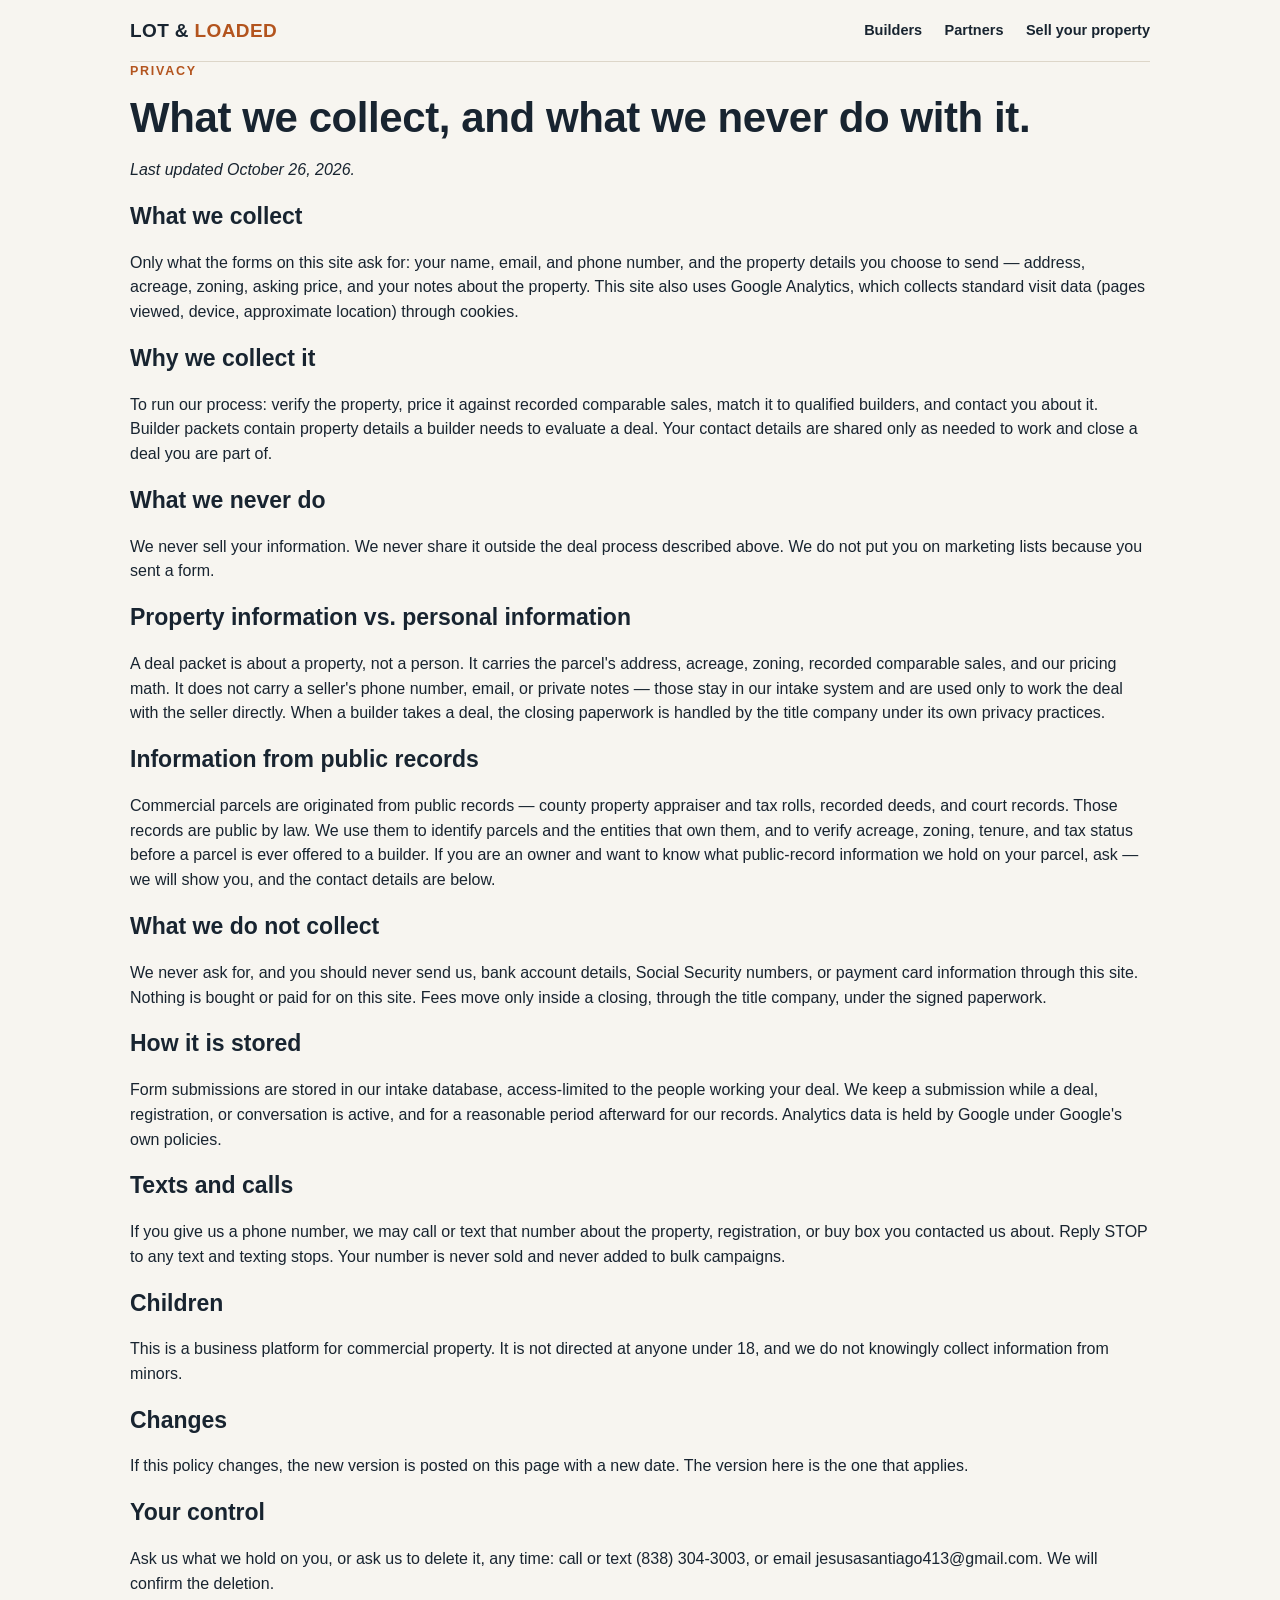
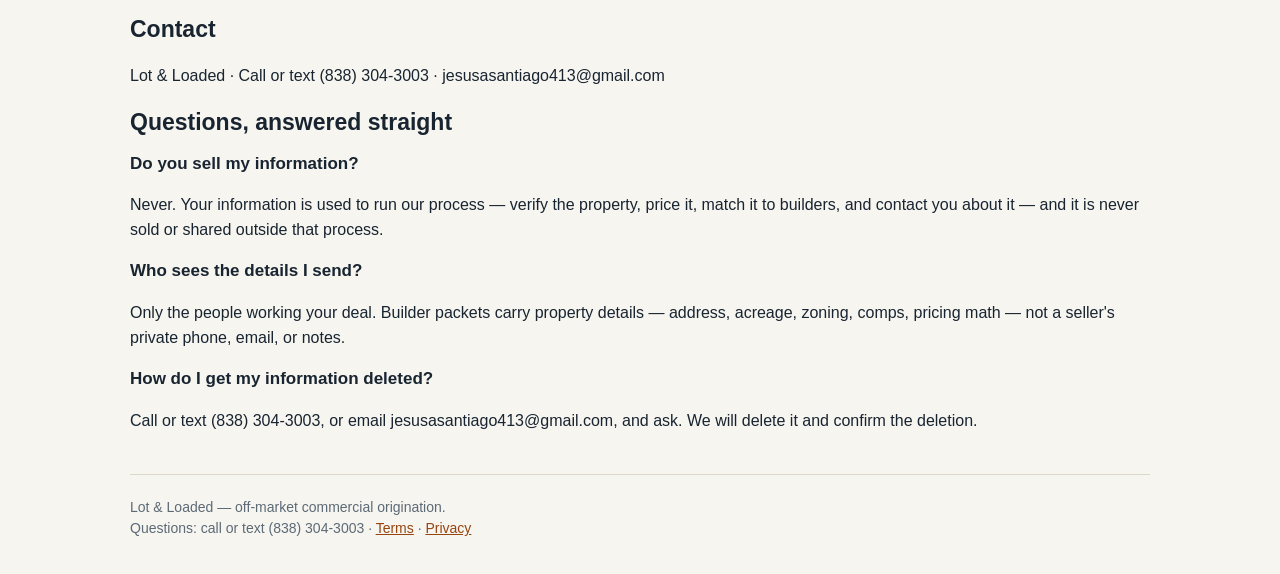
<file: privacy.html>
<!DOCTYPE html>
<html lang="en">
<head>
  <meta name="google-site-verification" content="pdjUpyKuuuBT5SAJLWvXpVBI_bk1Se7kuRHpkeEo7Yc">
  <!-- Google Analytics 4 -->
  <script async src="https://www.googletagmanager.com/gtag/js?id=G-CCQ5WB2R1Y"></script>
  <script>
    window.dataLayer = window.dataLayer || [];
    function gtag(){dataLayer.push(arguments);}
    gtag('js', new Date());
    gtag('config', 'G-CCQ5WB2R1Y');
  </script>
<meta charset="UTF-8">
<meta name="viewport" content="width=device-width, initial-scale=1">
<title>Privacy | Lot &amp; Loaded</title>
<meta name="description" content="What Lot & Loaded collects through its forms, why, and what we never do with it.">
<link rel="stylesheet" href="assets/style.css">
<link rel="canonical" href="https://santi856.github.io/lot-and-loaded/privacy.html">
<meta property="og:type" content="website">
<meta property="og:site_name" content="Lot &amp; Loaded">
<meta property="og:title" content="Privacy | Lot &amp; Loaded">
<meta property="og:description" content="What Lot & Loaded collects through its forms, why, and what we never do with it.">
<meta property="og:url" content="https://santi856.github.io/lot-and-loaded/privacy.html">
<meta property="og:image" content="https://santi856.github.io/lot-and-loaded/assets/og.png">
<meta name="twitter:card" content="summary_large_image">
<meta name="twitter:title" content="Privacy | Lot &amp; Loaded">
<meta name="twitter:description" content="What Lot & Loaded collects through its forms, why, and what we never do with it.">
<meta name="twitter:image" content="https://santi856.github.io/lot-and-loaded/assets/og.png">
<script type="application/ld+json">
{
  "@context": "https://schema.org",
  "@type": "FAQPage",
  "mainEntity": [
    {
      "@type": "Question",
      "name": "Do you sell my information?",
      "acceptedAnswer": {
        "@type": "Answer",
        "text": "Never. Your information is used to run our process \u2014 verify the property, price it, match it to builders, and contact you about it \u2014 and it is never sold or shared outside that process."
      }
    },
    {
      "@type": "Question",
      "name": "Who sees the details I send?",
      "acceptedAnswer": {
        "@type": "Answer",
        "text": "Only the people working your deal. Builder packets carry property details \u2014 address, acreage, zoning, comps, pricing math \u2014 not a seller's private phone, email, or notes."
      }
    },
    {
      "@type": "Question",
      "name": "How do I get my information deleted?",
      "acceptedAnswer": {
        "@type": "Answer",
        "text": "Call or text (838) 304-3003, or email jesusasantiago413@gmail.com, and ask. We will delete it and confirm the deletion."
      }
    }
  ]
}
</script>
</head>
<body>
<div class="wrap">
  <header class="site-head">
    <a class="brand" href="index.html">LOT &amp; <span>LOADED</span></a>
    <nav>
      <a href="builders.html">Builders</a>
      <a href="partners.html">Partners</a>
      <a href="sell.html">Sell your property</a>
    </nav>
  </header>

  <section>
    <p class="eyebrow">Privacy</p>
    <h1>What we collect, and what we never do with it.</h1>
    <p><em>Last updated October 26, 2026.</em></p>

    <h2>What we collect</h2>
    <p>Only what the forms on this site ask for: your name, email, and phone number, and the property details you choose to send — address, acreage, zoning, asking price, and your notes about the property. This site also uses Google Analytics, which collects standard visit data (pages viewed, device, approximate location) through cookies.</p>

    <h2>Why we collect it</h2>
    <p>To run our process: verify the property, price it against recorded comparable sales, match it to qualified builders, and contact you about it. Builder packets contain property details a builder needs to evaluate a deal. Your contact details are shared only as needed to work and close a deal you are part of.</p>

    <h2>What we never do</h2>
    <p>We never sell your information. We never share it outside the deal process described above. We do not put you on marketing lists because you sent a form.</p>

    <h2>Property information vs. personal information</h2>
    <p>A deal packet is about a property, not a person. It carries the parcel's address, acreage, zoning, recorded comparable sales, and our pricing math. It does not carry a seller's phone number, email, or private notes — those stay in our intake system and are used only to work the deal with the seller directly. When a builder takes a deal, the closing paperwork is handled by the title company under its own privacy practices.</p>

    <h2>Information from public records</h2>
    <p>Commercial parcels are originated from public records — county property appraiser and tax rolls, recorded deeds, and court records. Those records are public by law. We use them to identify parcels and the entities that own them, and to verify acreage, zoning, tenure, and tax status before a parcel is ever offered to a builder. If you are an owner and want to know what public-record information we hold on your parcel, ask — we will show you, and the contact details are below.</p>

    <h2>What we do not collect</h2>
    <p>We never ask for, and you should never send us, bank account details, Social Security numbers, or payment card information through this site. Nothing is bought or paid for on this site. Fees move only inside a closing, through the title company, under the signed paperwork.</p>

    <h2>How it is stored</h2>
    <p>Form submissions are stored in our intake database, access-limited to the people working your deal. We keep a submission while a deal, registration, or conversation is active, and for a reasonable period afterward for our records. Analytics data is held by Google under Google's own policies.</p>

    <h2>Texts and calls</h2>
    <p>If you give us a phone number, we may call or text that number about the property, registration, or buy box you contacted us about. Reply STOP to any text and texting stops. Your number is never sold and never added to bulk campaigns.</p>

    <h2>Children</h2>
    <p>This is a business platform for commercial property. It is not directed at anyone under 18, and we do not knowingly collect information from minors.</p>

    <h2>Changes</h2>
    <p>If this policy changes, the new version is posted on this page with a new date. The version here is the one that applies.</p>

    <h2>Your control</h2>
    <p>Ask us what we hold on you, or ask us to delete it, any time: call or text (838) 304-3003, or email jesusasantiago413@gmail.com. We will confirm the deletion.</p>

    <h2>Contact</h2>
    <p>Lot &amp; Loaded · Call or text (838) 304-3003 · jesusasantiago413@gmail.com</p>
  </section>

  <section class="faq">
    <h2>Questions, answered straight</h2>
    <h3>Do you sell my information?</h3>
    <p>Never. Your information is used to run our process — verify the property, price it, match it to builders, and contact you about it — and it is never sold or shared outside that process.</p>
    <h3>Who sees the details I send?</h3>
    <p>Only the people working your deal. Builder packets carry property details — address, acreage, zoning, comps, pricing math — not a seller's private phone, email, or notes.</p>
    <h3>How do I get my information deleted?</h3>
    <p>Call or text (838) 304-3003, or email jesusasantiago413@gmail.com, and ask. We will delete it and confirm the deletion.</p>
  </section>

  <footer class="site-foot">Lot &amp; Loaded — off-market commercial origination.<br>Questions: call or text (838) 304-3003 · <a href="terms.html">Terms</a> · <a href="privacy.html">Privacy</a></footer>
</div>
</body>
</html>
</file>
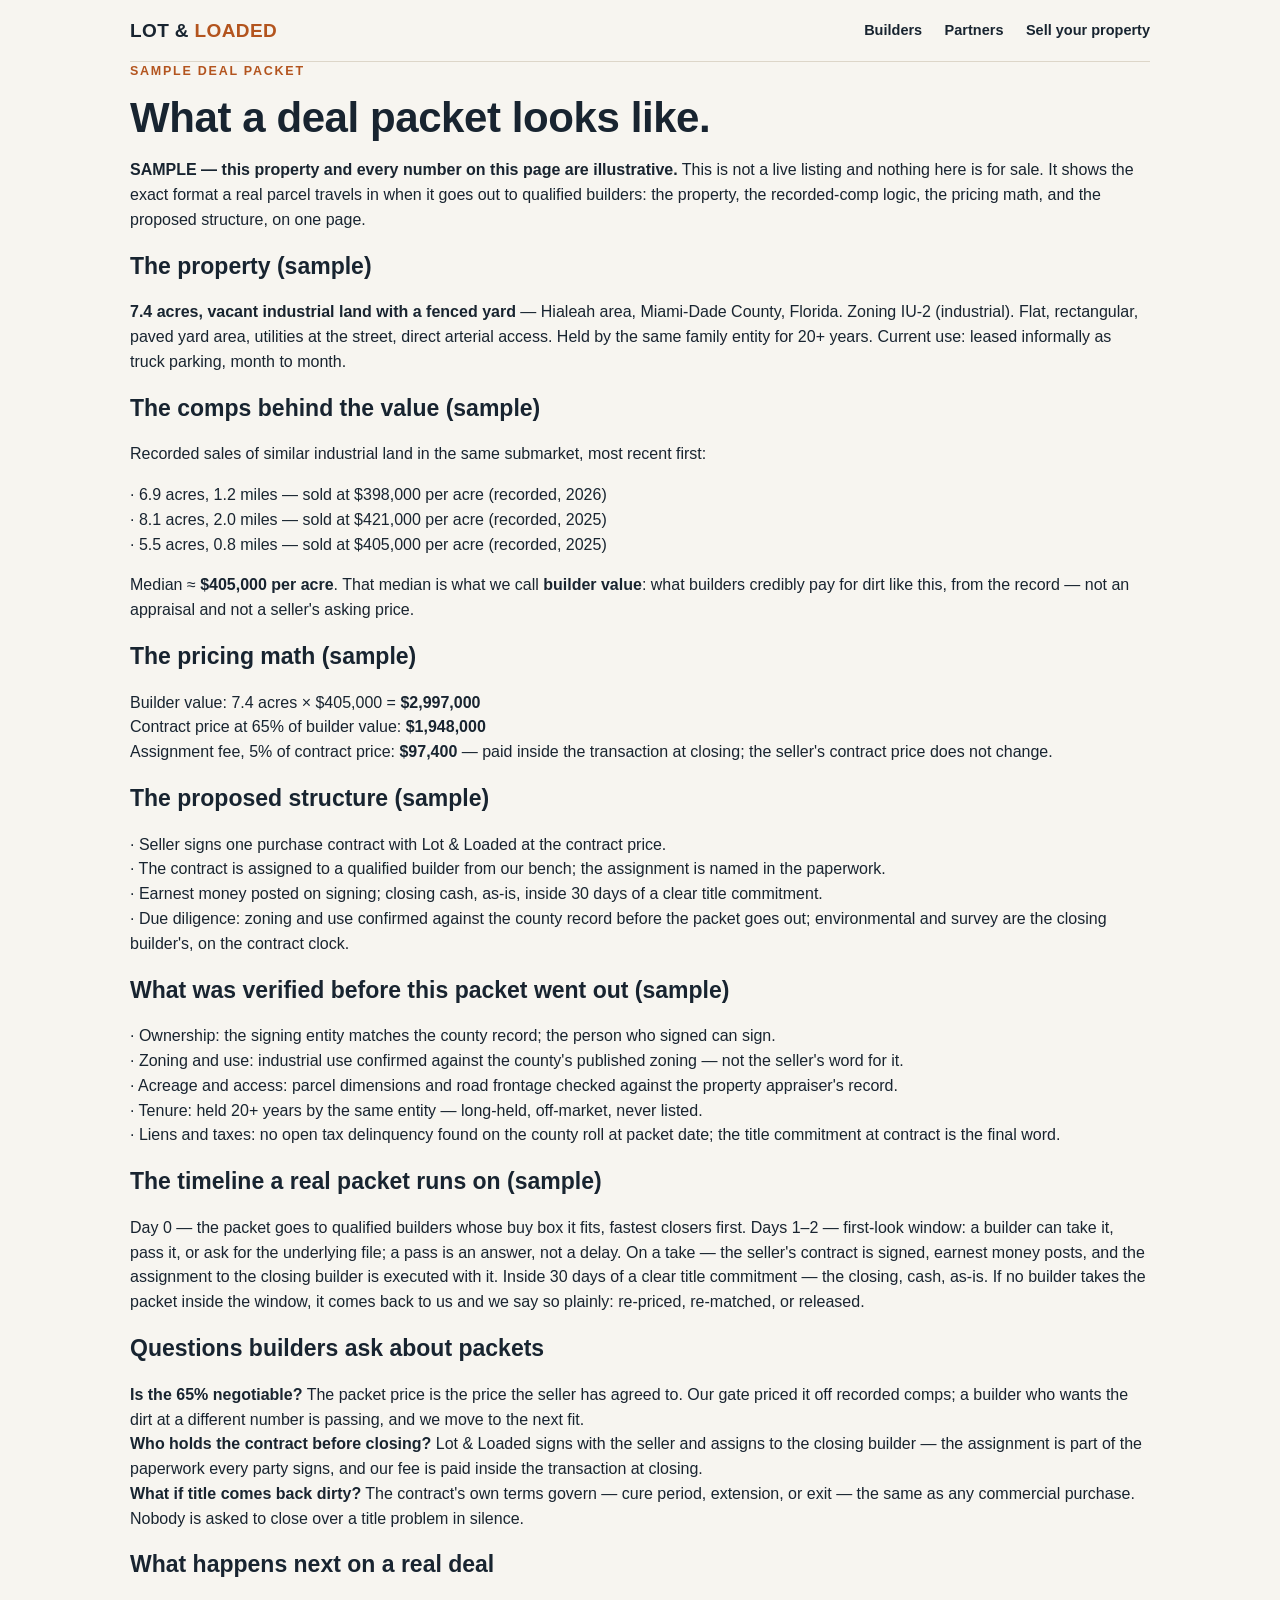
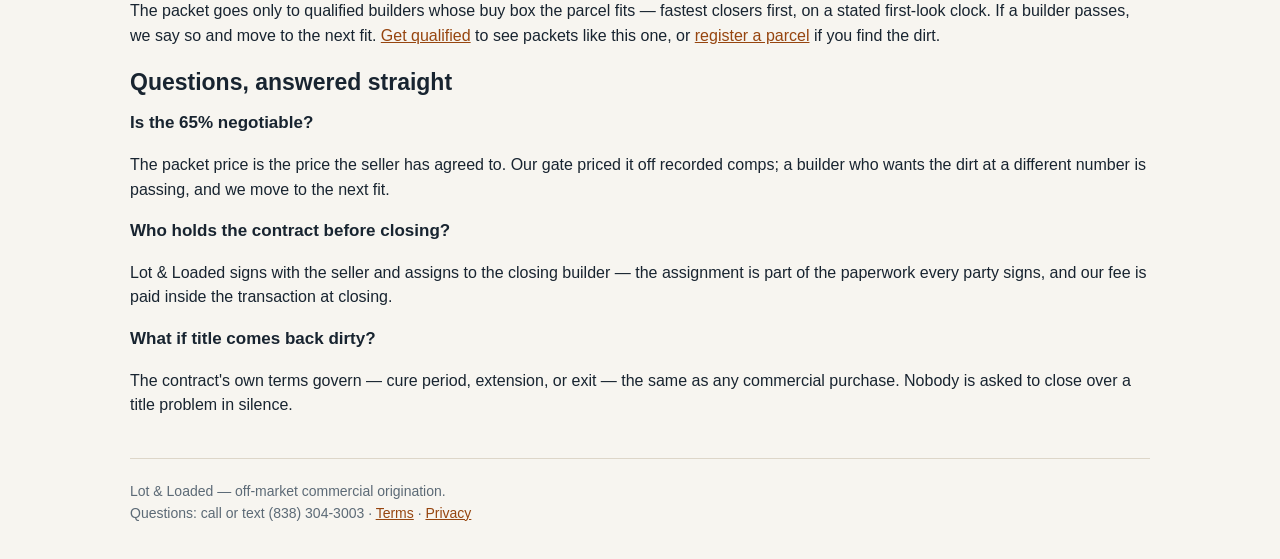
<file: sample-deal.html>
<!DOCTYPE html>
<html lang="en">
<head>
  <meta name="google-site-verification" content="pdjUpyKuuuBT5SAJLWvXpVBI_bk1Se7kuRHpkeEo7Yc">
  <!-- Google Analytics 4 -->
  <script async src="https://www.googletagmanager.com/gtag/js?id=G-CCQ5WB2R1Y"></script>
  <script>
    window.dataLayer = window.dataLayer || [];
    function gtag(){dataLayer.push(arguments);}
    gtag('js', new Date());
    gtag('config', 'G-CCQ5WB2R1Y');
  </script>
<meta charset="UTF-8">
<meta name="viewport" content="width=device-width, initial-scale=1">
<title>Sample Deal Packet | Lot &amp; Loaded</title>
<meta name="description" content="A sample Lot & Loaded deal packet — illustrative property and numbers, the real format every parcel travels in.">
<link rel="stylesheet" href="assets/style.css">
<link rel="canonical" href="https://santi856.github.io/lot-and-loaded/sample-deal.html">
<meta property="og:type" content="website">
<meta property="og:site_name" content="Lot &amp; Loaded">
<meta property="og:title" content="Sample Deal Packet | Lot &amp; Loaded">
<meta property="og:description" content="A sample Lot & Loaded deal packet — illustrative property and numbers, the real format every parcel travels in.">
<meta property="og:url" content="https://santi856.github.io/lot-and-loaded/sample-deal.html">
<meta property="og:image" content="https://santi856.github.io/lot-and-loaded/assets/og.png">
<meta name="twitter:card" content="summary_large_image">
<meta name="twitter:title" content="Sample Deal Packet | Lot &amp; Loaded">
<meta name="twitter:description" content="A sample Lot & Loaded deal packet — illustrative property and numbers, the real format every parcel travels in.">
<meta name="twitter:image" content="https://santi856.github.io/lot-and-loaded/assets/og.png">
<script type="application/ld+json">
{
  "@context": "https://schema.org",
  "@type": "FAQPage",
  "mainEntity": [
    {
      "@type": "Question",
      "name": "Is the 65% negotiable?",
      "acceptedAnswer": {
        "@type": "Answer",
        "text": "The packet price is the price the seller has agreed to. Our gate priced it off recorded comps; a builder who wants the dirt at a different number is passing, and we move to the next fit."
      }
    },
    {
      "@type": "Question",
      "name": "Who holds the contract before closing?",
      "acceptedAnswer": {
        "@type": "Answer",
        "text": "Lot & Loaded signs with the seller and assigns to the closing builder \u2014 the assignment is part of the paperwork every party signs, and our fee is paid inside the transaction at closing."
      }
    },
    {
      "@type": "Question",
      "name": "What if title comes back dirty?",
      "acceptedAnswer": {
        "@type": "Answer",
        "text": "The contract's own terms govern \u2014 cure period, extension, or exit \u2014 the same as any commercial purchase. Nobody is asked to close over a title problem in silence."
      }
    }
  ]
}
</script>
</head>
<body>
<div class="wrap">
  <header class="site-head">
    <a class="brand" href="index.html">LOT &amp; <span>LOADED</span></a>
    <nav>
      <a href="builders.html">Builders</a>
      <a href="partners.html">Partners</a>
      <a href="sell.html">Sell your property</a>
    </nav>
  </header>

  <section>
    <p class="eyebrow">Sample deal packet</p>
    <h1>What a deal packet looks like.</h1>
    <p><strong>SAMPLE — this property and every number on this page are illustrative.</strong>
    This is not a live listing and nothing here is for sale. It shows the exact format a real
    parcel travels in when it goes out to qualified builders: the property, the recorded-comp
    logic, the pricing math, and the proposed structure, on one page.</p>

    <h2>The property (sample)</h2>
    <p><strong>7.4 acres, vacant industrial land with a fenced yard</strong> — Hialeah area,
    Miami-Dade County, Florida. Zoning IU-2 (industrial). Flat, rectangular, paved yard area,
    utilities at the street, direct arterial access. Held by the same family entity for 20+
    years. Current use: leased informally as truck parking, month to month.</p>

    <h2>The comps behind the value (sample)</h2>
    <p>Recorded sales of similar industrial land in the same submarket, most recent first:</p>
    <p>· 6.9 acres, 1.2 miles — sold at $398,000 per acre (recorded, 2026)<br>
    · 8.1 acres, 2.0 miles — sold at $421,000 per acre (recorded, 2025)<br>
    · 5.5 acres, 0.8 miles — sold at $405,000 per acre (recorded, 2025)</p>
    <p>Median ≈ <strong>$405,000 per acre</strong>. That median is what we call
    <strong>builder value</strong>: what builders credibly pay for dirt like this, from the
    record — not an appraisal and not a seller's asking price.</p>

    <h2>The pricing math (sample)</h2>
    <p>Builder value: 7.4 acres × $405,000 = <strong>$2,997,000</strong><br>
    Contract price at 65% of builder value: <strong>$1,948,000</strong><br>
    Assignment fee, 5% of contract price: <strong>$97,400</strong> — paid inside the
    transaction at closing; the seller's contract price does not change.</p>

    <h2>The proposed structure (sample)</h2>
    <p>· Seller signs one purchase contract with Lot &amp; Loaded at the contract price.<br>
    · The contract is assigned to a qualified builder from our bench; the assignment is
    named in the paperwork.<br>
    · Earnest money posted on signing; closing cash, as-is, inside 30 days of a clear title
    commitment.<br>
    · Due diligence: zoning and use confirmed against the county record before the packet
    goes out; environmental and survey are the closing builder's, on the contract clock.</p>

    <h2>What was verified before this packet went out (sample)</h2>
    <p>· Ownership: the signing entity matches the county record; the person who signed
    can sign.<br>
    · Zoning and use: industrial use confirmed against the county's published zoning —
    not the seller's word for it.<br>
    · Acreage and access: parcel dimensions and road frontage checked against the
    property appraiser's record.<br>
    · Tenure: held 20+ years by the same entity — long-held, off-market, never listed.<br>
    · Liens and taxes: no open tax delinquency found on the county roll at packet date;
    the title commitment at contract is the final word.</p>

    <h2>The timeline a real packet runs on (sample)</h2>
    <p>Day 0 — the packet goes to qualified builders whose buy box it fits, fastest
    closers first. Days 1–2 — first-look window: a builder can take it, pass it, or ask
    for the underlying file; a pass is an answer, not a delay. On a take — the seller's
    contract is signed, earnest money posts, and the assignment to the closing builder
    is executed with it. Inside 30 days of a clear title commitment — the closing,
    cash, as-is. If no builder takes the packet inside the window, it comes back to us
    and we say so plainly: re-priced, re-matched, or released.</p>

    <h2>Questions builders ask about packets</h2>
    <p><strong>Is the 65% negotiable?</strong> The packet price is the price the seller
    has agreed to. Our gate priced it off recorded comps; a builder who wants the dirt
    at a different number is passing, and we move to the next fit.<br>
    <strong>Who holds the contract before closing?</strong> Lot &amp; Loaded signs with
    the seller and assigns to the closing builder — the assignment is part of the
    paperwork every party signs, and our fee is paid inside the transaction at closing.<br>
    <strong>What if title comes back dirty?</strong> The contract's own terms govern —
    cure period, extension, or exit — the same as any commercial purchase. Nobody is
    asked to close over a title problem in silence.</p>

    <h2>What happens next on a real deal</h2>
    <p>The packet goes only to qualified builders whose buy box the parcel fits — fastest
    closers first, on a stated first-look clock. If a builder passes, we say so and move to
    the next fit. <a href="builders.html">Get qualified</a> to see packets like this one, or
    <a href="partners.html">register a parcel</a> if you find the dirt.</p>
  </section>

  <section class="faq">
    <h2>Questions, answered straight</h2>
    <h3>Is the 65% negotiable?</h3>
    <p>The packet price is the price the seller has agreed to. Our gate priced it off recorded comps; a builder who wants the dirt at a different number is passing, and we move to the next fit.</p>
    <h3>Who holds the contract before closing?</h3>
    <p>Lot & Loaded signs with the seller and assigns to the closing builder — the assignment is part of the paperwork every party signs, and our fee is paid inside the transaction at closing.</p>
    <h3>What if title comes back dirty?</h3>
    <p>The contract's own terms govern — cure period, extension, or exit — the same as any commercial purchase. Nobody is asked to close over a title problem in silence.</p>
  </section>

  <footer class="site-foot">Lot &amp; Loaded — off-market commercial origination.<br>Questions: call or text (838) 304-3003 · <a href="terms.html">Terms</a> · <a href="privacy.html">Privacy</a></footer>
</div>
</body>
</html>
</file>
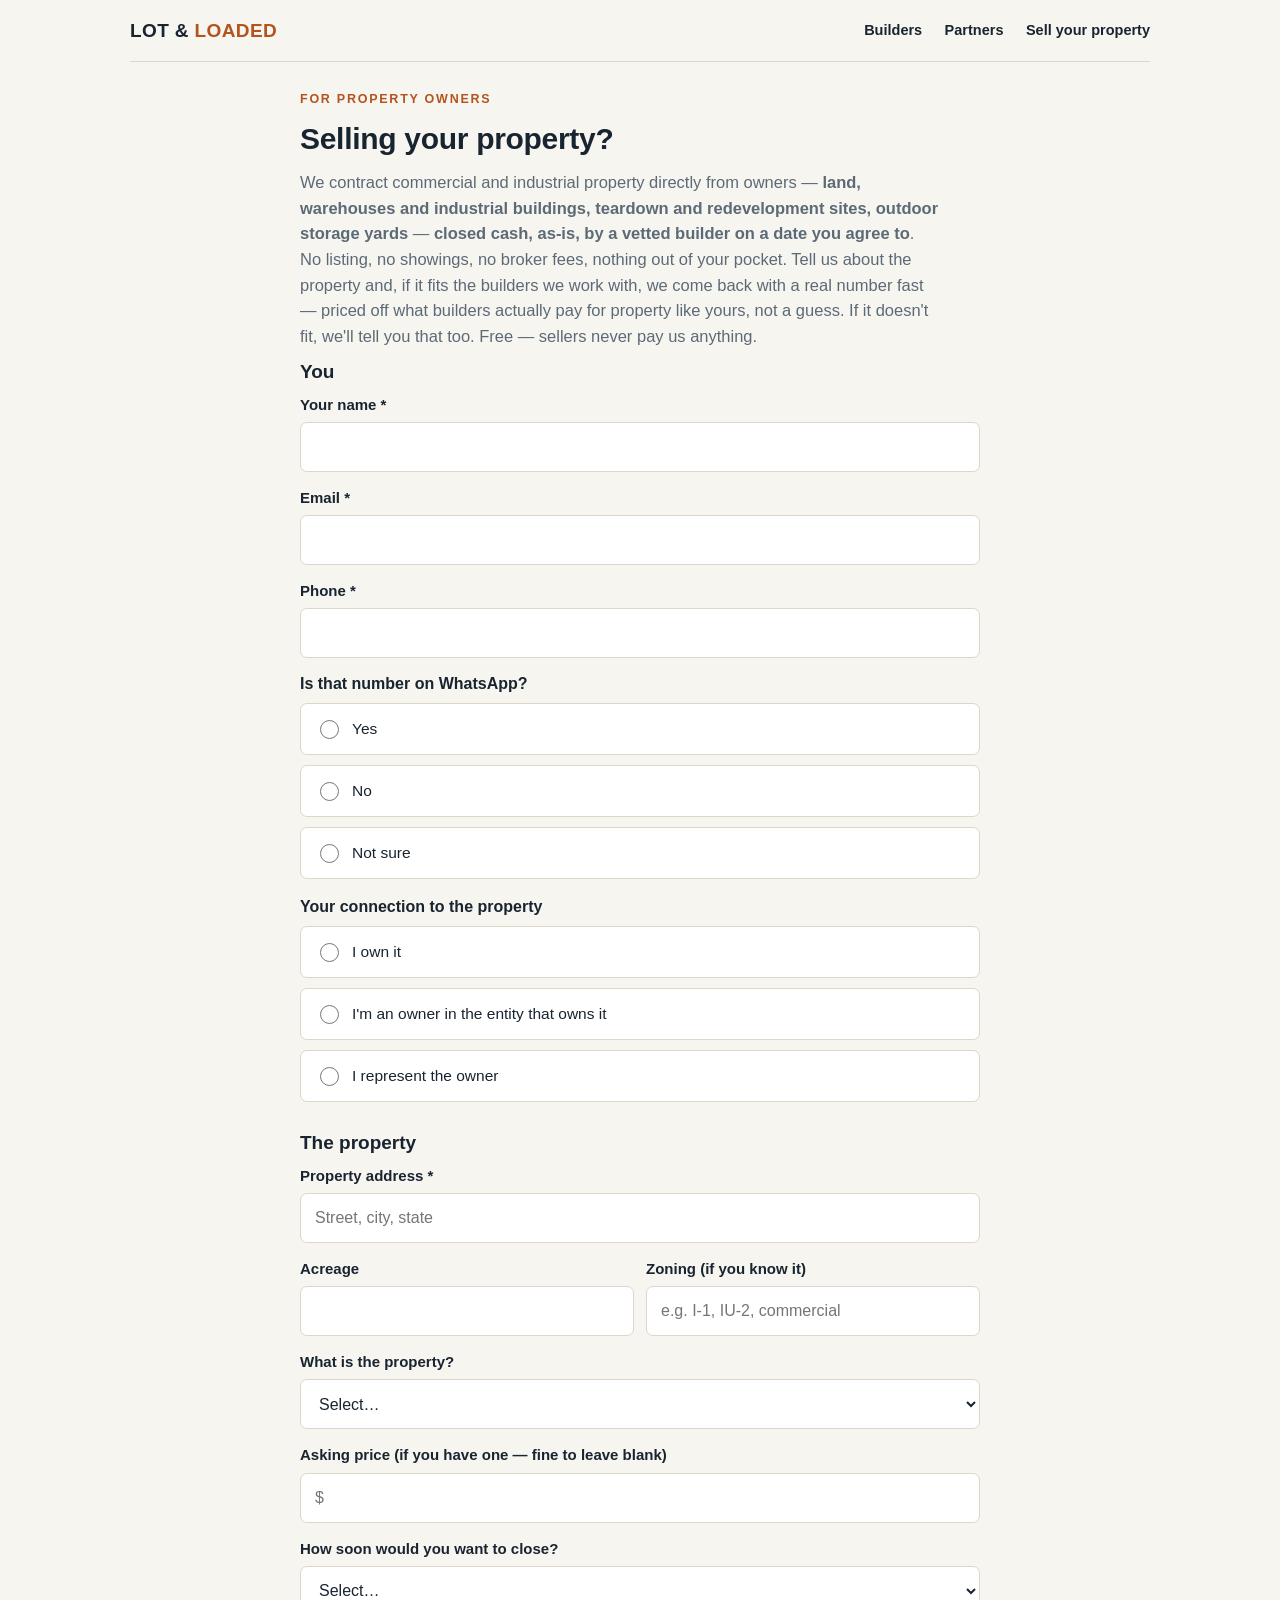
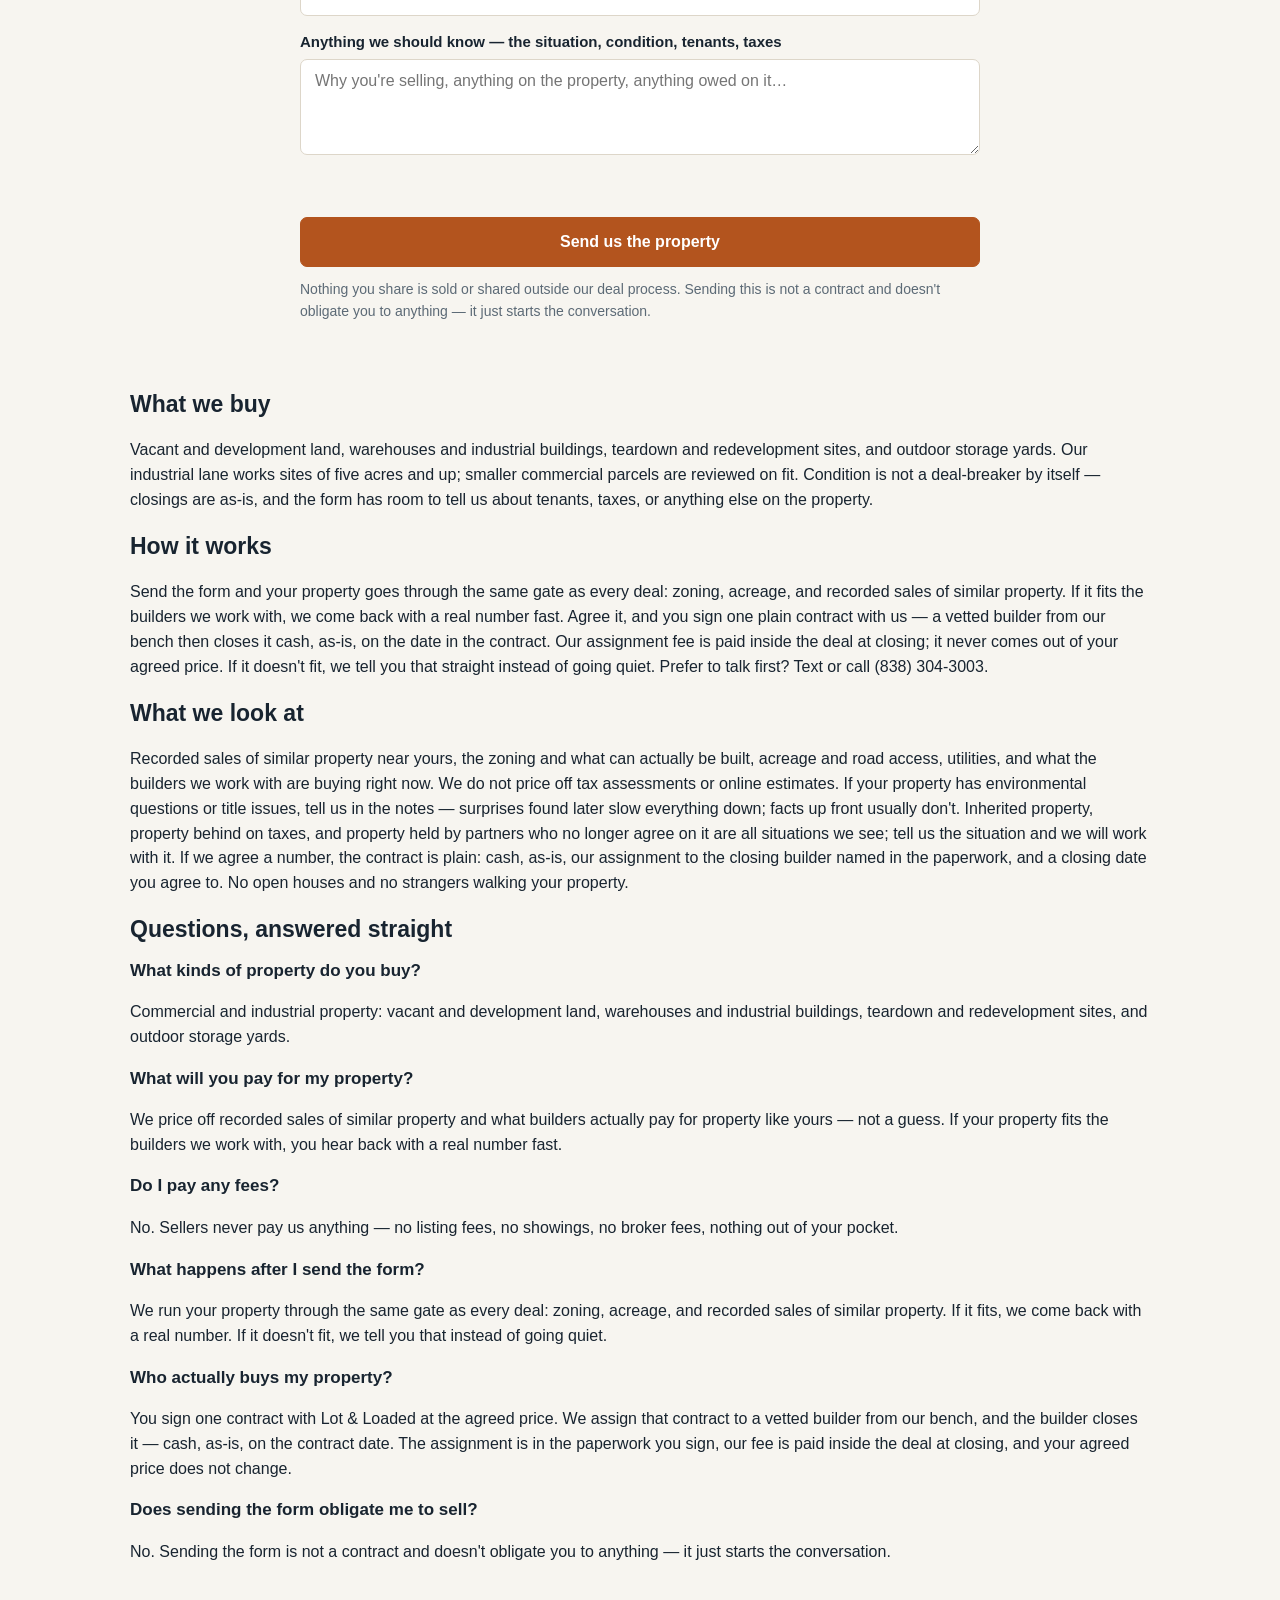
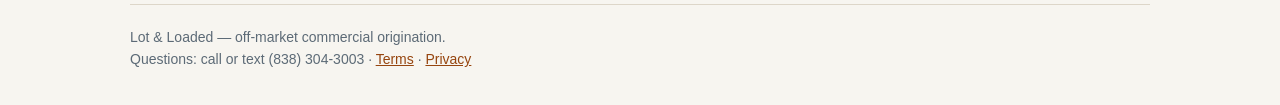
<file: sell.html>
<!DOCTYPE html>
<html lang="en">
<head>
  <meta name="google-site-verification" content="pdjUpyKuuuBT5SAJLWvXpVBI_bk1Se7kuRHpkeEo7Yc">
  <!-- Google Analytics 4 -->
  <script async src="https://www.googletagmanager.com/gtag/js?id=G-CCQ5WB2R1Y"></script>
  <script>
    window.dataLayer = window.dataLayer || [];
    function gtag(){dataLayer.push(arguments);}
    gtag('js', new Date());
    gtag('config', 'G-CCQ5WB2R1Y');
  </script>
<meta charset="UTF-8">
<meta name="viewport" content="width=device-width, initial-scale=1">
<title>Sell Your Property | Lot & Loaded</title>
<meta name="description" content="Sell commercial or industrial property without listing it — one plain contract, cash close by a vetted builder, as-is. No broker fees.">
<link rel="stylesheet" href="assets/style.css">
<link rel="canonical" href="https://santi856.github.io/lot-and-loaded/sell.html">
<meta property="og:type" content="website">
<meta property="og:site_name" content="Lot &amp; Loaded">
<meta property="og:title" content="Sell Your Property | Lot & Loaded">
<meta property="og:description" content="Sell commercial or industrial property without listing it — one plain contract, cash close by a vetted builder, as-is. No broker fees.">
<meta property="og:url" content="https://santi856.github.io/lot-and-loaded/sell.html">
<meta property="og:image" content="https://santi856.github.io/lot-and-loaded/assets/og.png">
<meta name="twitter:card" content="summary_large_image">
<meta name="twitter:title" content="Sell Your Property | Lot & Loaded">
<meta name="twitter:description" content="Sell commercial or industrial property without listing it — one plain contract, cash close by a vetted builder, as-is. No broker fees.">
<meta name="twitter:image" content="https://santi856.github.io/lot-and-loaded/assets/og.png">
<script type="application/ld+json">
{
  "@context": "https://schema.org",
  "@type": "Organization",
  "name": "Lot & Loaded",
  "url": "https://santi856.github.io/lot-and-loaded/",
  "logo": "https://santi856.github.io/lot-and-loaded/assets/logo.svg",
  "description": "Lot & Loaded originates off-market commercial parcels — industrial land, redevelopment and teardown sites — and puts them under contract at 65% of builder value. Builders are qualified on closing pace and see deals that fit their buy box. Partners register parcels with us, locked for 30 days, and keep 50% of the collected fee. Free to join; Lot & Loaded earns an assignment fee only when a transaction closes.",
  "contactPoint": {
    "@type": "ContactPoint",
    "contactType": "sales",
    "telephone": "+1-838-304-3003"
  }
}
</script>
<script type="application/ld+json">
{
  "@context": "https://schema.org",
  "@type": "FAQPage",
  "mainEntity": [
    {
      "@type": "Question",
      "name": "What kinds of property do you buy?",
      "acceptedAnswer": {
        "@type": "Answer",
        "text": "Commercial and industrial property: vacant and development land, warehouses and industrial buildings, teardown and redevelopment sites, and outdoor storage yards."
      }
    },
    {
      "@type": "Question",
      "name": "What will you pay for my property?",
      "acceptedAnswer": {
        "@type": "Answer",
        "text": "We price off recorded sales of similar property and what builders actually pay for property like yours — not a guess. If your property fits the builders we work with, you hear back with a real number fast."
      }
    },
    {
      "@type": "Question",
      "name": "Do I pay any fees?",
      "acceptedAnswer": {
        "@type": "Answer",
        "text": "No. Sellers never pay us anything — no listing fees, no showings, no broker fees, nothing out of your pocket."
      }
    },
    {
      "@type": "Question",
      "name": "What happens after I send the form?",
      "acceptedAnswer": {
        "@type": "Answer",
        "text": "We run your property through the same gate as every deal: zoning, acreage, and recorded sales of similar property. If it fits, we come back with a real number. If it doesn't fit, we tell you that instead of going quiet."
      }
    },
    {
      "@type": "Question",
      "name": "Who actually buys my property?",
      "acceptedAnswer": {
        "@type": "Answer",
        "text": "You sign one contract with Lot & Loaded at the agreed price. We assign that contract to a vetted builder from our bench, and the builder closes it — cash, as-is, on the contract date. The assignment is in the paperwork you sign, our fee is paid inside the deal at closing, and your agreed price does not change."
      }
    },
    {
      "@type": "Question",
      "name": "Does sending the form obligate me to sell?",
      "acceptedAnswer": {
        "@type": "Answer",
        "text": "No. Sending the form is not a contract and doesn't obligate you to anything — it just starts the conversation."
      }
    }
  ]
}
</script>

</head>
<body>
<div class="wrap">
  <header class="site-head">
    <a class="brand" href="index.html">LOT &amp; <span>LOADED</span></a>
    <nav>
      <a href="builders.html">Builders</a>
      <a href="partners.html">Partners</a>
      <a href="sell.html">Sell your property</a>
    </nav>
  </header>

  <div class="form-shell">
    <p class="eyebrow">For property owners</p>
    <h1 style="font-size:30px;">Selling your property?</h1>
    <p class="lede" style="font-size:16.5px;">We contract commercial and industrial property directly from owners — <strong>land,
    warehouses and industrial buildings, teardown and redevelopment sites, outdoor storage yards</strong> —
    <strong>closed cash, as-is, by a vetted builder on a date you agree to</strong>. No listing, no showings, no broker fees, nothing
    out of your pocket. Tell us about the property and, if it fits the builders we work with, we come back
    with a real number fast — priced off what builders actually pay for property like yours, not a guess.
    If it doesn't fit, we'll tell you that too. Free — sellers never pay us anything.</p>

    <form id="sellerForm" novalidate>
      <span class="q">You</span>
      <label class="field"><span>Your name *</span>
        <input type="text" name="owner_name" required autocomplete="name"></label>
      <label class="field"><span>Email *</span>
        <input type="email" name="owner_email" required autocomplete="email"></label>
      <label class="field"><span>Phone *</span>
        <input type="tel" name="owner_phone" required autocomplete="tel"></label>
      <span class="q" style="font-size:16px;">Is that number on WhatsApp?</span>
      <div class="radios">
        <label><input type="radio" name="whatsapp" value="yes"> Yes</label>
        <label><input type="radio" name="whatsapp" value="no"> No</label>
        <label><input type="radio" name="whatsapp" value="unknown"> Not sure</label>
      </div>
      <span class="q" style="font-size:16px;">Your connection to the property</span>
      <div class="radios">
        <label><input type="radio" name="authority" value="i-own-it"> I own it</label>
        <label><input type="radio" name="authority" value="owner-in-entity"> I'm an owner in the entity that owns it</label>
        <label><input type="radio" name="authority" value="represent-owner"> I represent the owner</label>
      </div>

      <span class="q" style="margin-top:26px;">The property</span>
      <label class="field"><span>Property address *</span>
        <input type="text" name="property_address" required placeholder="Street, city, state"></label>
      <div style="display:grid;grid-template-columns:1fr 1fr;gap:12px;">
        <label class="field"><span>Acreage</span>
          <input type="number" name="acreage" min="0" step="0.01" inputmode="decimal"></label>
        <label class="field"><span>Zoning (if you know it)</span>
          <input type="text" name="zoning" placeholder="e.g. I-1, IU-2, commercial"></label>
      </div>
      <label class="field"><span>What is the property?</span>
        <select name="current_use">
          <option value="">Select…</option>
          <option>Vacant land</option>
          <option>Warehouse / industrial building</option>
          <option>Other building</option>
          <option>Outdoor storage / yard</option>
          <option>Mixed / other</option>
        </select></label>
      <label class="field"><span>Asking price (if you have one — fine to leave blank)</span>
        <input type="text" name="asking_price" placeholder="$"></label>
      <label class="field"><span>How soon would you want to close?</span>
        <select name="timeline">
          <option value="">Select…</option>
          <option>Ready now — the faster the better</option>
          <option>30 – 60 days works</option>
          <option>Flexible — exploring my options</option>
        </select></label>
      <label class="field"><span>Anything we should know — the situation, condition, tenants, taxes</span>
        <textarea name="notes" placeholder="Why you're selling, anything on the property, anything owed on it…"></textarea></label>

      <p class="err" id="errBox"></p>
      <div class="form-nav">
        <button type="submit" class="btn" id="submitBtn">Send us the property</button>
      </div>
      <p class="small" style="margin-top:12px;">Nothing you share is sold or shared outside our deal process.
      Sending this is not a contract and doesn't obligate you to anything — it just starts the conversation.</p>
    </form>

    <div class="done-card" id="doneCard" style="display:none;">
      <h2>Got it.</h2>
      <p>Your property is with us. We run every property through the same gate — zoning, acreage,
      recorded sales of similar property — and if it fits our builders, you hear back with a real number
      fast. If it doesn't fit, we'll tell you that instead of going quiet.</p>
      <p class="small" id="doneMode"></p>
    </div>
  </div>


  <section>
    <h2>What we buy</h2>
    <p>Vacant and development land, warehouses and industrial buildings, teardown and
    redevelopment sites, and outdoor storage yards. Our industrial lane works sites of
    five acres and up; smaller commercial parcels are reviewed on fit. Condition is not
    a deal-breaker by itself — closings are as-is, and the form has room to tell us about
    tenants, taxes, or anything else on the property.</p>
    <h2>How it works</h2>
    <p>Send the form and your property goes through the same gate as every deal: zoning,
    acreage, and recorded sales of similar property. If it fits the builders we work with,
    we come back with a real number fast. Agree it, and you sign one plain contract with us — a vetted builder from our bench then closes it cash, as-is, on the date in the contract. Our assignment fee is paid inside the deal at closing; it never comes out of your agreed price.
    If it doesn't fit, we tell you that straight instead of going quiet. Prefer to talk
    first? Text or call (838) 304-3003.</p>
  </section>


  <section>
    <h2>What we look at</h2>
    <p>Recorded sales of similar property near yours, the zoning and what can actually
    be built, acreage and road access, utilities, and what the builders we work with are
    buying right now. We do not price off tax assessments or online estimates. If your
    property has environmental questions or title issues, tell us in the notes
    — surprises found later slow everything down; facts up front usually don't.
    Inherited property, property behind on taxes, and property held by partners who no
    longer agree on it are all situations we see; tell us the situation and we will work
    with it. If we agree a number, the contract is plain: cash, as-is, our
    assignment to the closing builder named in the paperwork, and a closing date
    you agree to. No open houses and no strangers
    walking your property.</p>
  </section>

  <section class="faq">
    <h2>Questions, answered straight</h2>
    <h3>What kinds of property do you buy?</h3>
    <p>Commercial and industrial property: vacant and development land, warehouses and industrial buildings, teardown and redevelopment sites, and outdoor storage yards.</p>
    <h3>What will you pay for my property?</h3>
    <p>We price off recorded sales of similar property and what builders actually pay for property like yours — not a guess. If your property fits the builders we work with, you hear back with a real number fast.</p>
    <h3>Do I pay any fees?</h3>
    <p>No. Sellers never pay us anything — no listing fees, no showings, no broker fees, nothing out of your pocket.</p>
    <h3>What happens after I send the form?</h3>
    <p>We run your property through the same gate as every deal: zoning, acreage, and recorded sales of similar property. If it fits, we come back with a real number. If it doesn't fit, we tell you that instead of going quiet.</p>
    <h3>Who actually buys my property?</h3>
    <p>You sign one contract with Lot & Loaded at the agreed price. We assign that contract to a vetted builder from our bench, and the builder closes it — cash, as-is, on the contract date. The assignment is in the paperwork you sign, our fee is paid inside the deal at closing, and your agreed price does not change.</p>
    <h3>Does sending the form obligate me to sell?</h3>
    <p>No. Sending the form is not a contract and doesn't obligate you to anything — it just starts the conversation.</p>
  </section>

  <footer class="site-foot">Lot & Loaded — off-market commercial origination.<br>Questions: call or text (838) 304-3003 · <a href="terms.html">Terms</a> · <a href="privacy.html">Privacy</a></footer>
</div>

<script src="assets/config.js"></script>
<script src="assets/app.js"></script>
<script>
(function () {
  var form = document.getElementById("sellerForm");
  var errBox = document.getElementById("errBox");
  var btn = document.getElementById("submitBtn");
  form.addEventListener("submit", function (ev) {
    ev.preventDefault();
    var req = form.querySelectorAll("[required]");
    for (var i = 0; i < req.length; i++) {
      if (!req[i].value.trim()) { errBox.textContent = "Please fill in the starred fields."; req[i].focus(); return; }
    }
    var email = form.querySelector('[name="owner_email"]');
    if (!/^[^@\s]+@[^@\s]+\.[^@\s]+$/.test(email.value)) { errBox.textContent = "That email doesn't look complete."; email.focus(); return; }
    btn.disabled = true; btn.textContent = "Sending…";
    var d = {};
    new FormData(form).forEach(function (v, k) { d[k] = String(v).trim(); });
    var payload = {
      owner_name: d.owner_name || null, owner_email: d.owner_email || null,
      property_address: d.property_address || null, payload: d
    };
    window.LotLoaded.submit("seller", window.PLATFORM_CONFIG.SELLER_TABLE, payload).then(function (r) {
      form.style.display = "none";
      var card = document.getElementById("doneCard");
      card.style.display = "block";
      document.getElementById("doneMode").textContent =
        r.mode === "live" ? "" :
        "Note: saved on this device only — our live intake connection is being switched on. " +
        "So nothing waits on us, text the same details to (838) 304-3003 and we'll take it from there.";
      window.scrollTo({ top: 0, behavior: "smooth" });
    });
  });
})();
</script>
</body>
</html>
</file>
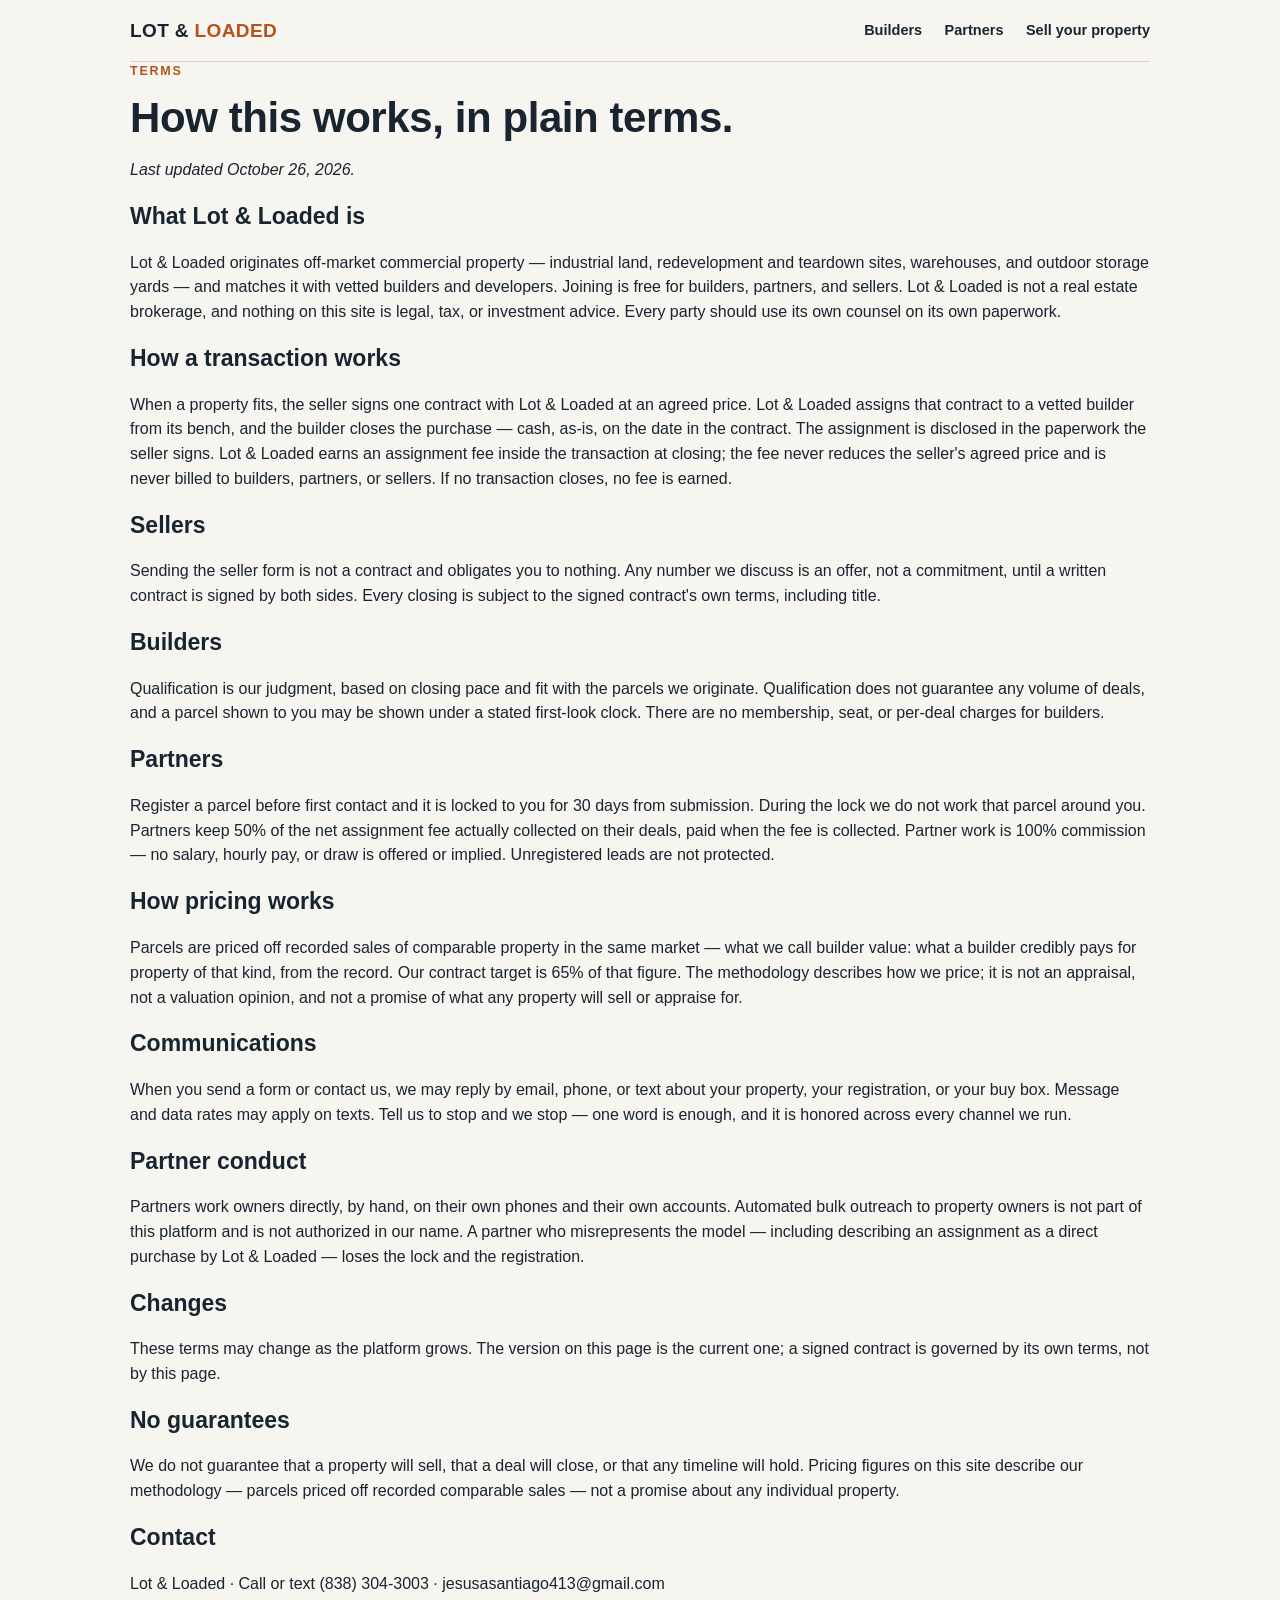
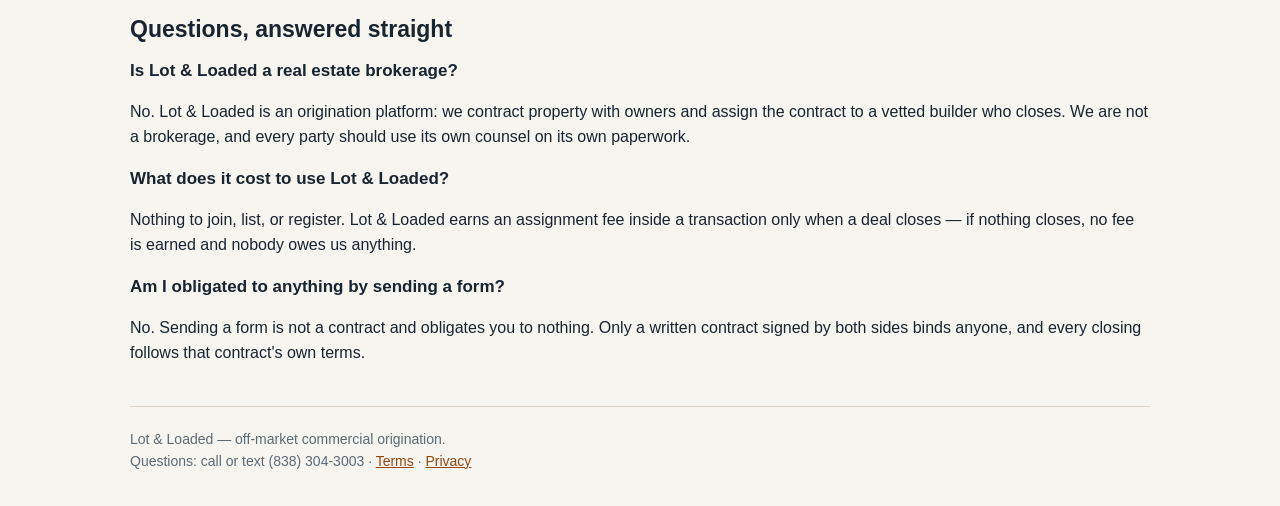
<file: terms.html>
<!DOCTYPE html>
<html lang="en">
<head>
  <meta name="google-site-verification" content="pdjUpyKuuuBT5SAJLWvXpVBI_bk1Se7kuRHpkeEo7Yc">
  <!-- Google Analytics 4 -->
  <script async src="https://www.googletagmanager.com/gtag/js?id=G-CCQ5WB2R1Y"></script>
  <script>
    window.dataLayer = window.dataLayer || [];
    function gtag(){dataLayer.push(arguments);}
    gtag('js', new Date());
    gtag('config', 'G-CCQ5WB2R1Y');
  </script>
<meta charset="UTF-8">
<meta name="viewport" content="width=device-width, initial-scale=1">
<title>Terms | Lot &amp; Loaded</title>
<meta name="description" content="How Lot & Loaded works, in plain terms: free to join, contracts assigned to vetted builders, fees earned only when a transaction closes.">
<link rel="stylesheet" href="assets/style.css">
<link rel="canonical" href="https://santi856.github.io/lot-and-loaded/terms.html">
<meta property="og:type" content="website">
<meta property="og:site_name" content="Lot &amp; Loaded">
<meta property="og:title" content="Terms | Lot &amp; Loaded">
<meta property="og:description" content="How Lot & Loaded works, in plain terms: free to join, contracts assigned to vetted builders, fees earned only when a transaction closes.">
<meta property="og:url" content="https://santi856.github.io/lot-and-loaded/terms.html">
<meta property="og:image" content="https://santi856.github.io/lot-and-loaded/assets/og.png">
<meta name="twitter:card" content="summary_large_image">
<meta name="twitter:title" content="Terms | Lot &amp; Loaded">
<meta name="twitter:description" content="How Lot & Loaded works, in plain terms: free to join, contracts assigned to vetted builders, fees earned only when a transaction closes.">
<meta name="twitter:image" content="https://santi856.github.io/lot-and-loaded/assets/og.png">
<script type="application/ld+json">
{
  "@context": "https://schema.org",
  "@type": "FAQPage",
  "mainEntity": [
    {
      "@type": "Question",
      "name": "Is Lot & Loaded a real estate brokerage?",
      "acceptedAnswer": {
        "@type": "Answer",
        "text": "No. Lot & Loaded is an origination platform: we contract property with owners and assign the contract to a vetted builder who closes. We are not a brokerage, and every party should use its own counsel on its own paperwork."
      }
    },
    {
      "@type": "Question",
      "name": "What does it cost to use Lot & Loaded?",
      "acceptedAnswer": {
        "@type": "Answer",
        "text": "Nothing to join, list, or register. Lot & Loaded earns an assignment fee inside a transaction only when a deal closes \u2014 if nothing closes, no fee is earned and nobody owes us anything."
      }
    },
    {
      "@type": "Question",
      "name": "Am I obligated to anything by sending a form?",
      "acceptedAnswer": {
        "@type": "Answer",
        "text": "No. Sending a form is not a contract and obligates you to nothing. Only a written contract signed by both sides binds anyone, and every closing follows that contract's own terms."
      }
    }
  ]
}
</script>
</head>
<body>
<div class="wrap">
  <header class="site-head">
    <a class="brand" href="index.html">LOT &amp; <span>LOADED</span></a>
    <nav>
      <a href="builders.html">Builders</a>
      <a href="partners.html">Partners</a>
      <a href="sell.html">Sell your property</a>
    </nav>
  </header>

  <section>
    <p class="eyebrow">Terms</p>
    <h1>How this works, in plain terms.</h1>
    <p><em>Last updated October 26, 2026.</em></p>

    <h2>What Lot &amp; Loaded is</h2>
    <p>Lot &amp; Loaded originates off-market commercial property — industrial land, redevelopment and teardown sites, warehouses, and outdoor storage yards — and matches it with vetted builders and developers. Joining is free for builders, partners, and sellers. Lot &amp; Loaded is not a real estate brokerage, and nothing on this site is legal, tax, or investment advice. Every party should use its own counsel on its own paperwork.</p>

    <h2>How a transaction works</h2>
    <p>When a property fits, the seller signs one contract with Lot &amp; Loaded at an agreed price. Lot &amp; Loaded assigns that contract to a vetted builder from its bench, and the builder closes the purchase — cash, as-is, on the date in the contract. The assignment is disclosed in the paperwork the seller signs. Lot &amp; Loaded earns an assignment fee inside the transaction at closing; the fee never reduces the seller's agreed price and is never billed to builders, partners, or sellers. If no transaction closes, no fee is earned.</p>

    <h2>Sellers</h2>
    <p>Sending the seller form is not a contract and obligates you to nothing. Any number we discuss is an offer, not a commitment, until a written contract is signed by both sides. Every closing is subject to the signed contract's own terms, including title.</p>

    <h2>Builders</h2>
    <p>Qualification is our judgment, based on closing pace and fit with the parcels we originate. Qualification does not guarantee any volume of deals, and a parcel shown to you may be shown under a stated first-look clock. There are no membership, seat, or per-deal charges for builders.</p>

    <h2>Partners</h2>
    <p>Register a parcel before first contact and it is locked to you for 30 days from submission. During the lock we do not work that parcel around you. Partners keep 50% of the net assignment fee actually collected on their deals, paid when the fee is collected. Partner work is 100% commission — no salary, hourly pay, or draw is offered or implied. Unregistered leads are not protected.</p>

    <h2>How pricing works</h2>
    <p>Parcels are priced off recorded sales of comparable property in the same market — what we call builder value: what a builder credibly pays for property of that kind, from the record. Our contract target is 65% of that figure. The methodology describes how we price; it is not an appraisal, not a valuation opinion, and not a promise of what any property will sell or appraise for.</p>

    <h2>Communications</h2>
    <p>When you send a form or contact us, we may reply by email, phone, or text about your property, your registration, or your buy box. Message and data rates may apply on texts. Tell us to stop and we stop — one word is enough, and it is honored across every channel we run.</p>

    <h2>Partner conduct</h2>
    <p>Partners work owners directly, by hand, on their own phones and their own accounts. Automated bulk outreach to property owners is not part of this platform and is not authorized in our name. A partner who misrepresents the model — including describing an assignment as a direct purchase by Lot &amp; Loaded — loses the lock and the registration.</p>

    <h2>Changes</h2>
    <p>These terms may change as the platform grows. The version on this page is the current one; a signed contract is governed by its own terms, not by this page.</p>

    <h2>No guarantees</h2>
    <p>We do not guarantee that a property will sell, that a deal will close, or that any timeline will hold. Pricing figures on this site describe our methodology — parcels priced off recorded comparable sales — not a promise about any individual property.</p>

    <h2>Contact</h2>
    <p>Lot &amp; Loaded · Call or text (838) 304-3003 · jesusasantiago413@gmail.com</p>
  </section>

  <section class="faq">
    <h2>Questions, answered straight</h2>
    <h3>Is Lot & Loaded a real estate brokerage?</h3>
    <p>No. Lot & Loaded is an origination platform: we contract property with owners and assign the contract to a vetted builder who closes. We are not a brokerage, and every party should use its own counsel on its own paperwork.</p>
    <h3>What does it cost to use Lot & Loaded?</h3>
    <p>Nothing to join, list, or register. Lot & Loaded earns an assignment fee inside a transaction only when a deal closes — if nothing closes, no fee is earned and nobody owes us anything.</p>
    <h3>Am I obligated to anything by sending a form?</h3>
    <p>No. Sending a form is not a contract and obligates you to nothing. Only a written contract signed by both sides binds anyone, and every closing follows that contract's own terms.</p>
  </section>

  <footer class="site-foot">Lot &amp; Loaded — off-market commercial origination.<br>Questions: call or text (838) 304-3003 · <a href="terms.html">Terms</a> · <a href="privacy.html">Privacy</a></footer>
</div>
</body>
</html>
</file>
<file: assets/style.css>
/* Lot & Loaded — mobile-first, one stylesheet, no framework. */
:root {
  --paper: #f7f5f0;
  --card: #ffffff;
  --ink: #182430;
  --muted: #5c6a76;
  --line: #ddd6c9;
  --accent: #b3541e;        /* industrial amber/rust */
  --accent-ink: #ffffff;
  --accent-strong: #96450f;
  --ok: #1e6b3a;
  --radius: 10px;
}
* { box-sizing: border-box; }
html { -webkit-text-size-adjust: 100%; }
body {
  margin: 0; background: var(--paper); color: var(--ink);
  font: 16px/1.55 -apple-system, "Segoe UI", Roboto, Helvetica, Arial, sans-serif;
}
a { color: var(--accent-strong); }
.wrap { max-width: 1060px; margin: 0 auto; padding: 0 20px; }

/* Header */
.site-head {
  display: flex; align-items: center; justify-content: space-between;
  padding: 16px 0; border-bottom: 1px solid var(--line);
}
.brand { font-weight: 800; letter-spacing: .02em; font-size: 19px; color: var(--ink); text-decoration: none; }
.brand span { color: var(--accent); }
.site-head nav a { margin-left: 18px; font-size: 14.5px; font-weight: 600; text-decoration: none; color: var(--ink); }
.site-head nav a:hover { color: var(--accent-strong); }

/* Hero */
.hero { padding: 44px 0 8px; }
.eyebrow { color: var(--accent); font-size: 12.5px; font-weight: 700; letter-spacing: .14em; text-transform: uppercase; margin: 0 0 12px; }
h1 { font-size: 32px; line-height: 1.15; margin: 0 0 14px; letter-spacing: -.01em; }
.lede { font-size: 18px; color: var(--muted); max-width: 640px; margin: 0 0 8px; }
h2 { font-size: 23px; margin: 0 0 10px; }
h3 { font-size: 17px; margin: 0 0 6px; }
p.small, .small { font-size: 14px; color: var(--muted); }

/* Two doors */
.doors { display: grid; gap: 16px; margin: 30px 0 10px; }
.door {
  background: var(--card); border: 1px solid var(--line); border-radius: var(--radius);
  padding: 24px; text-decoration: none; color: var(--ink); display: block;
}
.door:hover { border-color: var(--accent); }
.door .door-tag { color: var(--accent); font-size: 12px; font-weight: 700; letter-spacing: .12em; text-transform: uppercase; }
.door h2 { margin: 8px 0 8px; }
.door p { color: var(--muted); margin: 0 0 16px; }
.btn {
  display: inline-flex; align-items: center; justify-content: center;
  min-height: 50px; padding: 0 24px; border-radius: 7px; border: 1px solid var(--accent);
  background: var(--accent); color: var(--accent-ink); font-weight: 700; font-size: 16px;
  text-decoration: none; cursor: pointer; width: 100%;
}
.btn:hover { background: var(--accent-strong); }
.btn.secondary { background: transparent; color: var(--accent-strong); }
.btn.secondary:hover { background: #f3e7dc; }
.btn:disabled { opacity: .55; cursor: default; }
@media (min-width: 720px) {
  .doors { grid-template-columns: 1fr 1fr; }
  .btn { width: auto; }
  h1 { font-size: 42px; }
  .hero { padding: 64px 0 16px; }
}

/* Standard strip */
.standard {
  background: var(--ink); color: #f2ede3; border-radius: var(--radius);
  padding: 24px; margin: 26px 0;
}
.standard h2 { color: #fff; }
.standard p { margin: 0; max-width: 720px; }
.standard strong { color: #f0b27a; }

/* How it works */
.steps { display: grid; gap: 14px; margin: 18px 0 30px; padding: 0; list-style: none; counter-reset: step; }
.steps li { background: var(--card); border: 1px solid var(--line); border-radius: var(--radius); padding: 16px 18px; }
.steps li b { display: block; margin-bottom: 4px; }
.steps li p { margin: 0; color: var(--muted); font-size: 15px; }
@media (min-width: 720px) { .steps { grid-template-columns: repeat(3, 1fr); } }

/* Forms */
.form-shell { max-width: 680px; margin: 0 auto; padding: 28px 0 50px; }
.progress { display: flex; gap: 6px; margin: 18px 0 22px; }
.progress div { flex: 1; height: 6px; border-radius: 3px; background: var(--line); }
.progress div.on { background: var(--accent); }
.step { display: none; }
.step.active { display: block; }
fieldset { border: 0; padding: 0; margin: 0 0 8px; }
legend, .q { font-size: 19px; font-weight: 700; margin: 0 0 6px; display: block; }
.q-help { color: var(--muted); font-size: 14.5px; margin: 0 0 14px; }
label.field { display: block; margin: 0 0 14px; font-weight: 600; font-size: 15px; }
label.field span { display: block; margin-bottom: 6px; }
input[type="text"], input[type="email"], input[type="tel"], input[type="number"],
select, textarea {
  width: 100%; min-height: 50px; padding: 12px 14px; font-size: 16px;
  border: 1px solid var(--line); border-radius: 7px; background: #fff; color: var(--ink);
  font-family: inherit;
}
textarea { min-height: 96px; resize: vertical; }
input:focus, select:focus, textarea:focus { outline: 2px solid var(--accent); outline-offset: 1px; border-color: var(--accent); }
.checks { display: grid; gap: 10px; margin: 0 0 16px; }
.checks label, .radios label {
  display: flex; gap: 10px; align-items: flex-start; background: var(--card);
  border: 1px solid var(--line); border-radius: 7px; padding: 13px 14px; font-size: 15.5px; cursor: pointer;
}
.checks input, .radios input { margin-top: 3px; width: 19px; height: 19px; accent-color: var(--accent); flex: none; }
.radios { display: grid; gap: 10px; margin: 0 0 16px; }
.form-nav { display: flex; gap: 12px; margin-top: 22px; }
.form-nav .btn { flex: 1; }
.form-nav .btn.back { flex: 0 0 110px; }
.err { color: #a11f1f; font-size: 14.5px; min-height: 20px; margin: 10px 0 0; }
.done-card { background: var(--card); border: 1px solid var(--line); border-left: 5px solid var(--ok); border-radius: var(--radius); padding: 22px; }
.done-card h2 { color: var(--ok); }
.review { background: #fbf9f4; border: 1px dashed var(--line); border-radius: var(--radius); padding: 14px 16px; font-size: 14.5px; white-space: pre-wrap; word-break: break-word; }

/* Admin */
table.grid { width: 100%; border-collapse: collapse; font-size: 13.5px; background: var(--card); }
table.grid th, table.grid td { border: 1px solid var(--line); padding: 8px; text-align: left; vertical-align: top; }
table.grid th { background: #efe9dd; }
.table-scroll { overflow-x: auto; border-radius: var(--radius); }

/* Footer */
.site-foot { border-top: 1px solid var(--line); margin-top: 40px; padding: 22px 0 34px; color: var(--muted); font-size: 14px; }
</file>
